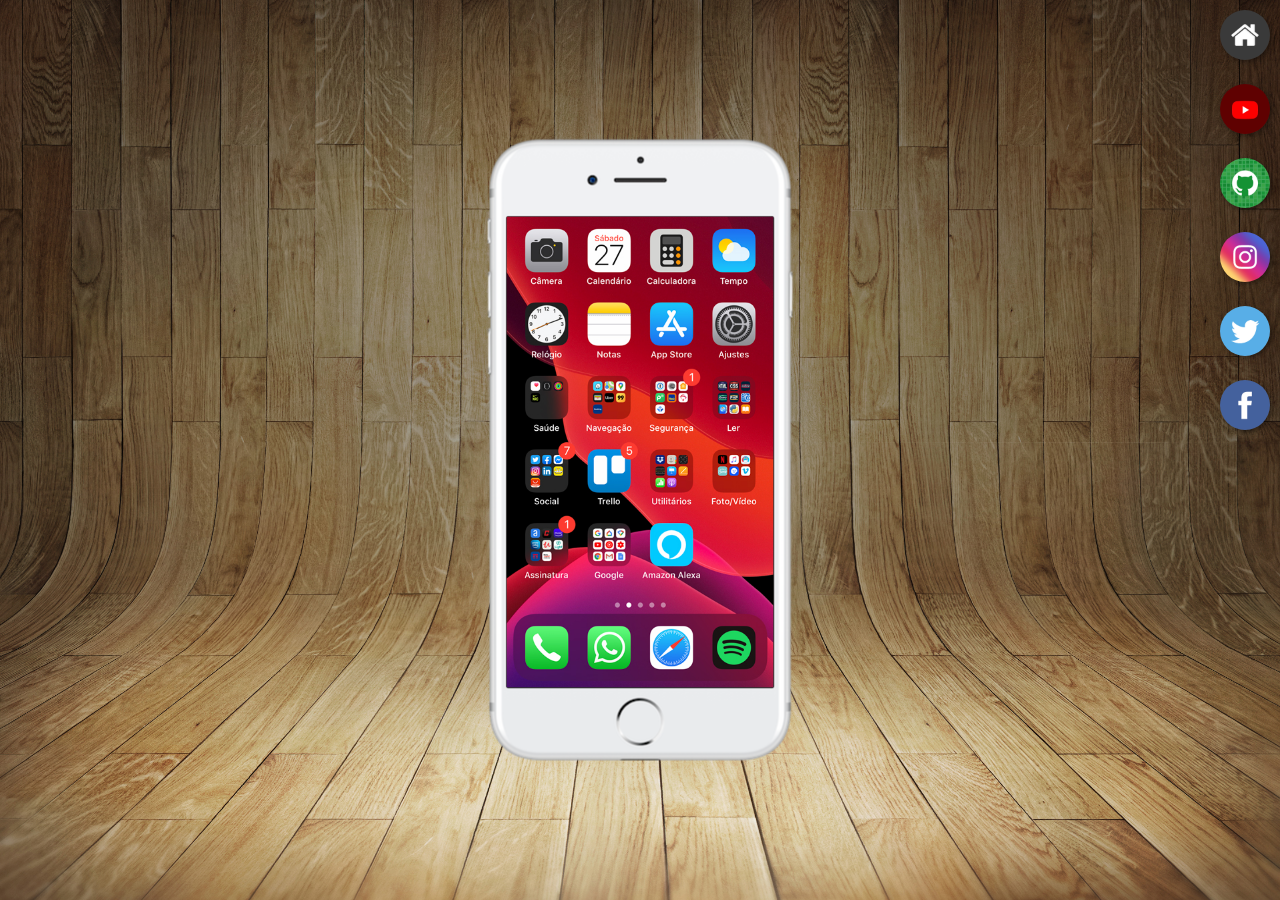
<file: index.html>
<!DOCTYPE html>
<html lang="pt-br">
<head>
    <meta charset="UTF-8">
    <meta name="viewport" content="width=device-width, initial-scale=1.0">
    <title>projeto redes sociais</title>
     <link rel="shortcut icon" href="favicon.ico" type="image/x-icon">
     <link rel="stylesheet" href="estilos/style.css">
</head>
<body>
    <main>
        <section id="telefone">
            <iframe src="home.html" name="tela" id="tela" frameborder="0">
                Seu navegador não é compatível.
            </iframe>

        </section>
        <section id="redes-sociais">
            <a href="home.html" target="tela"><img src="imagens/logo-home.jpg" alt="Home"></a><br>
            <a href="youtube.html" target="tela"><img src="imagens/logo-youtube.jpg" alt="yt"></a><br>
            <a href="github.html" target="tela"><img src="imagens/logo-github.jpg" alt="git"></a><br>
            <a href="https://www.instagram.com/" target="tela"><img src="imagens/logo-instagram.jpg" alt="insta"></a><br>
            <a href="twitter.html" target="tela"><img src="imagens/logo-twitter.jpg" alt="twt"></a><br>
            <a href="facebook.html" target="tela"><img src="imagens/logo-facebook.jpg" alt="fcb"></a>
        </section>
    </main>
    
</body>
</html>
</file>
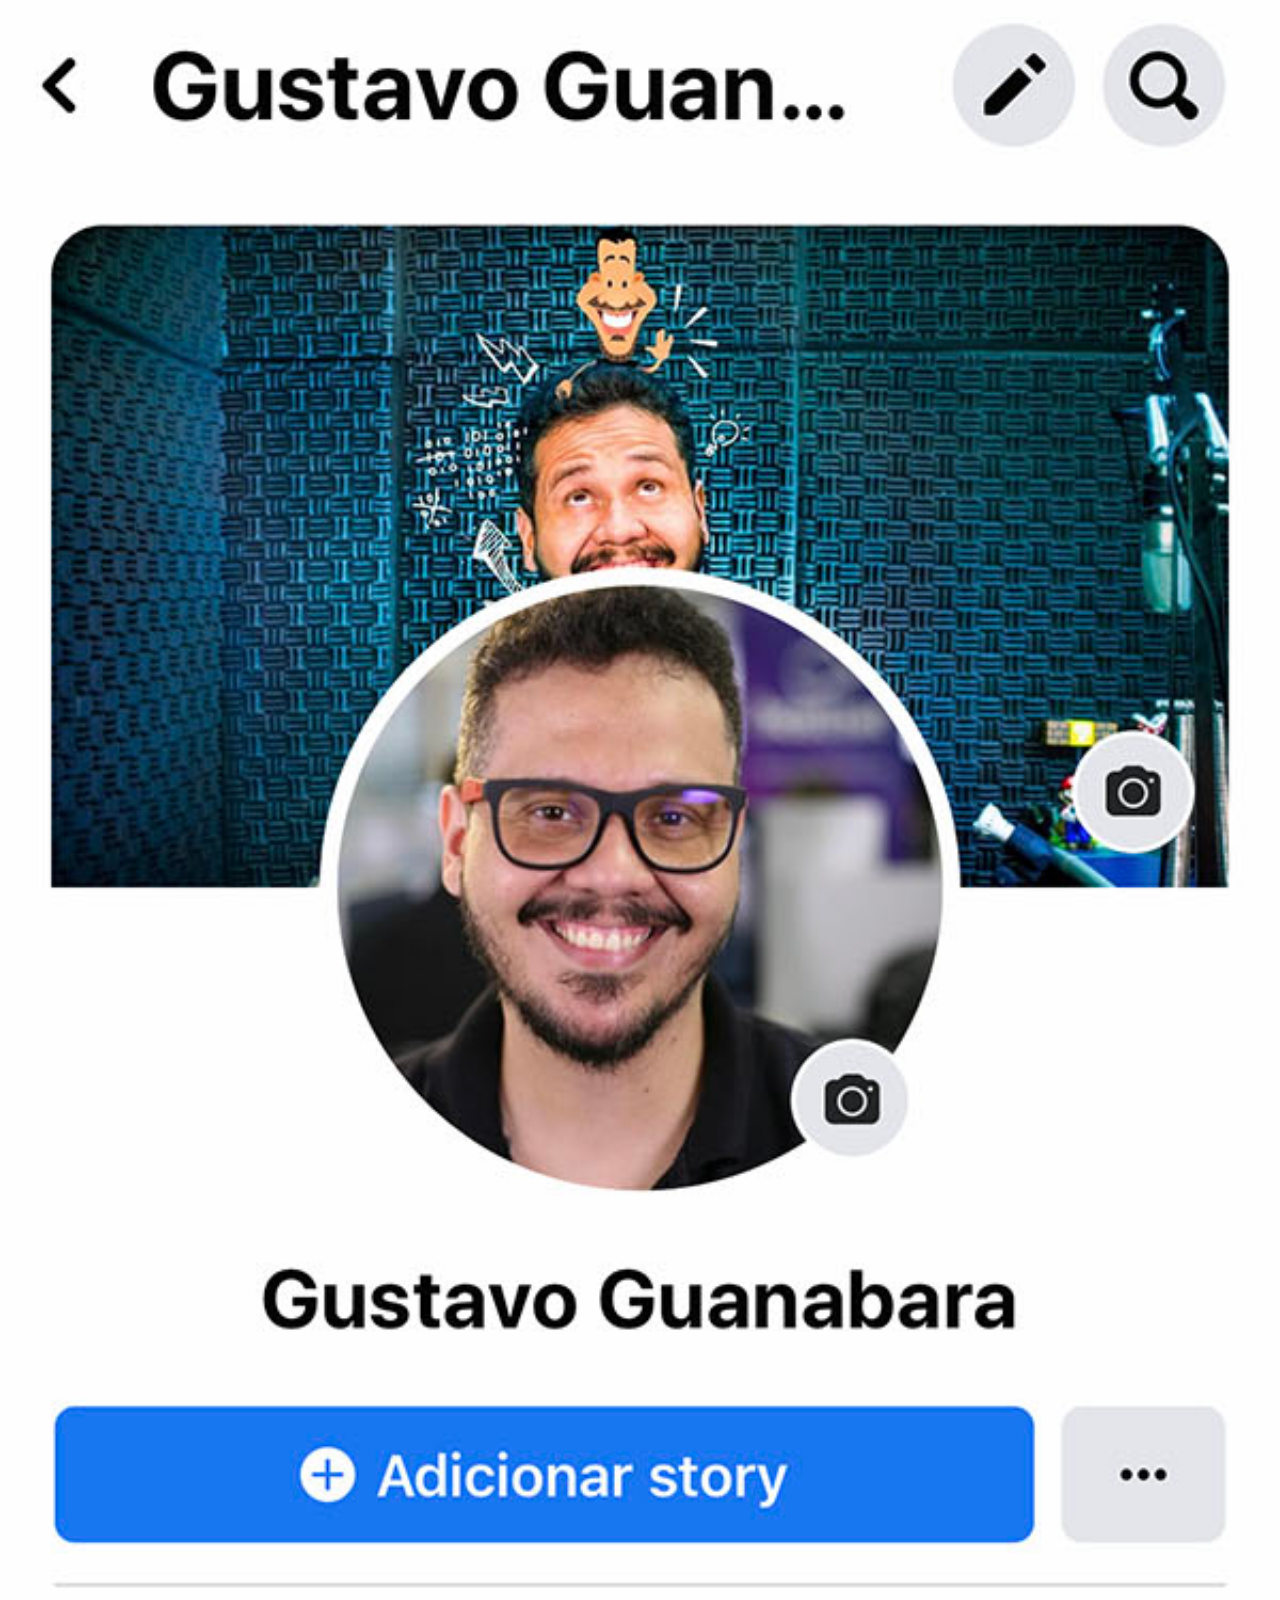
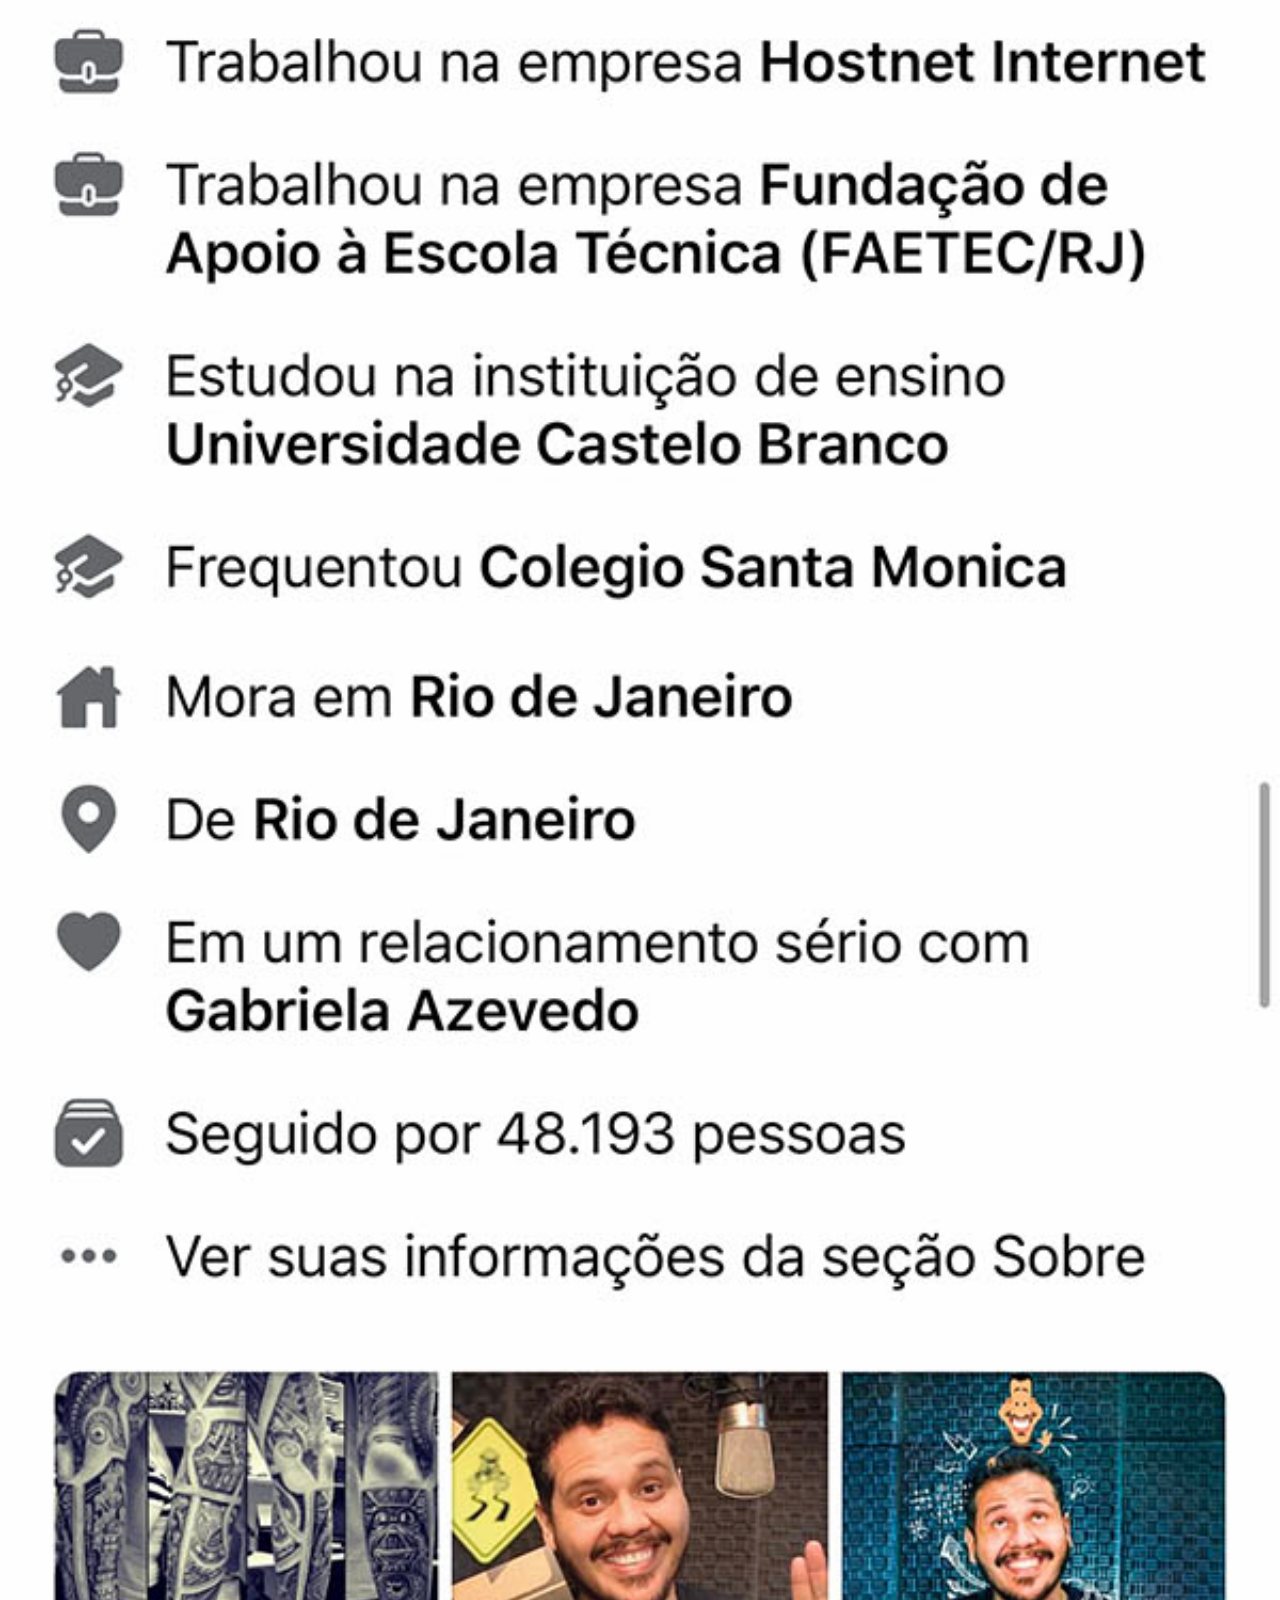
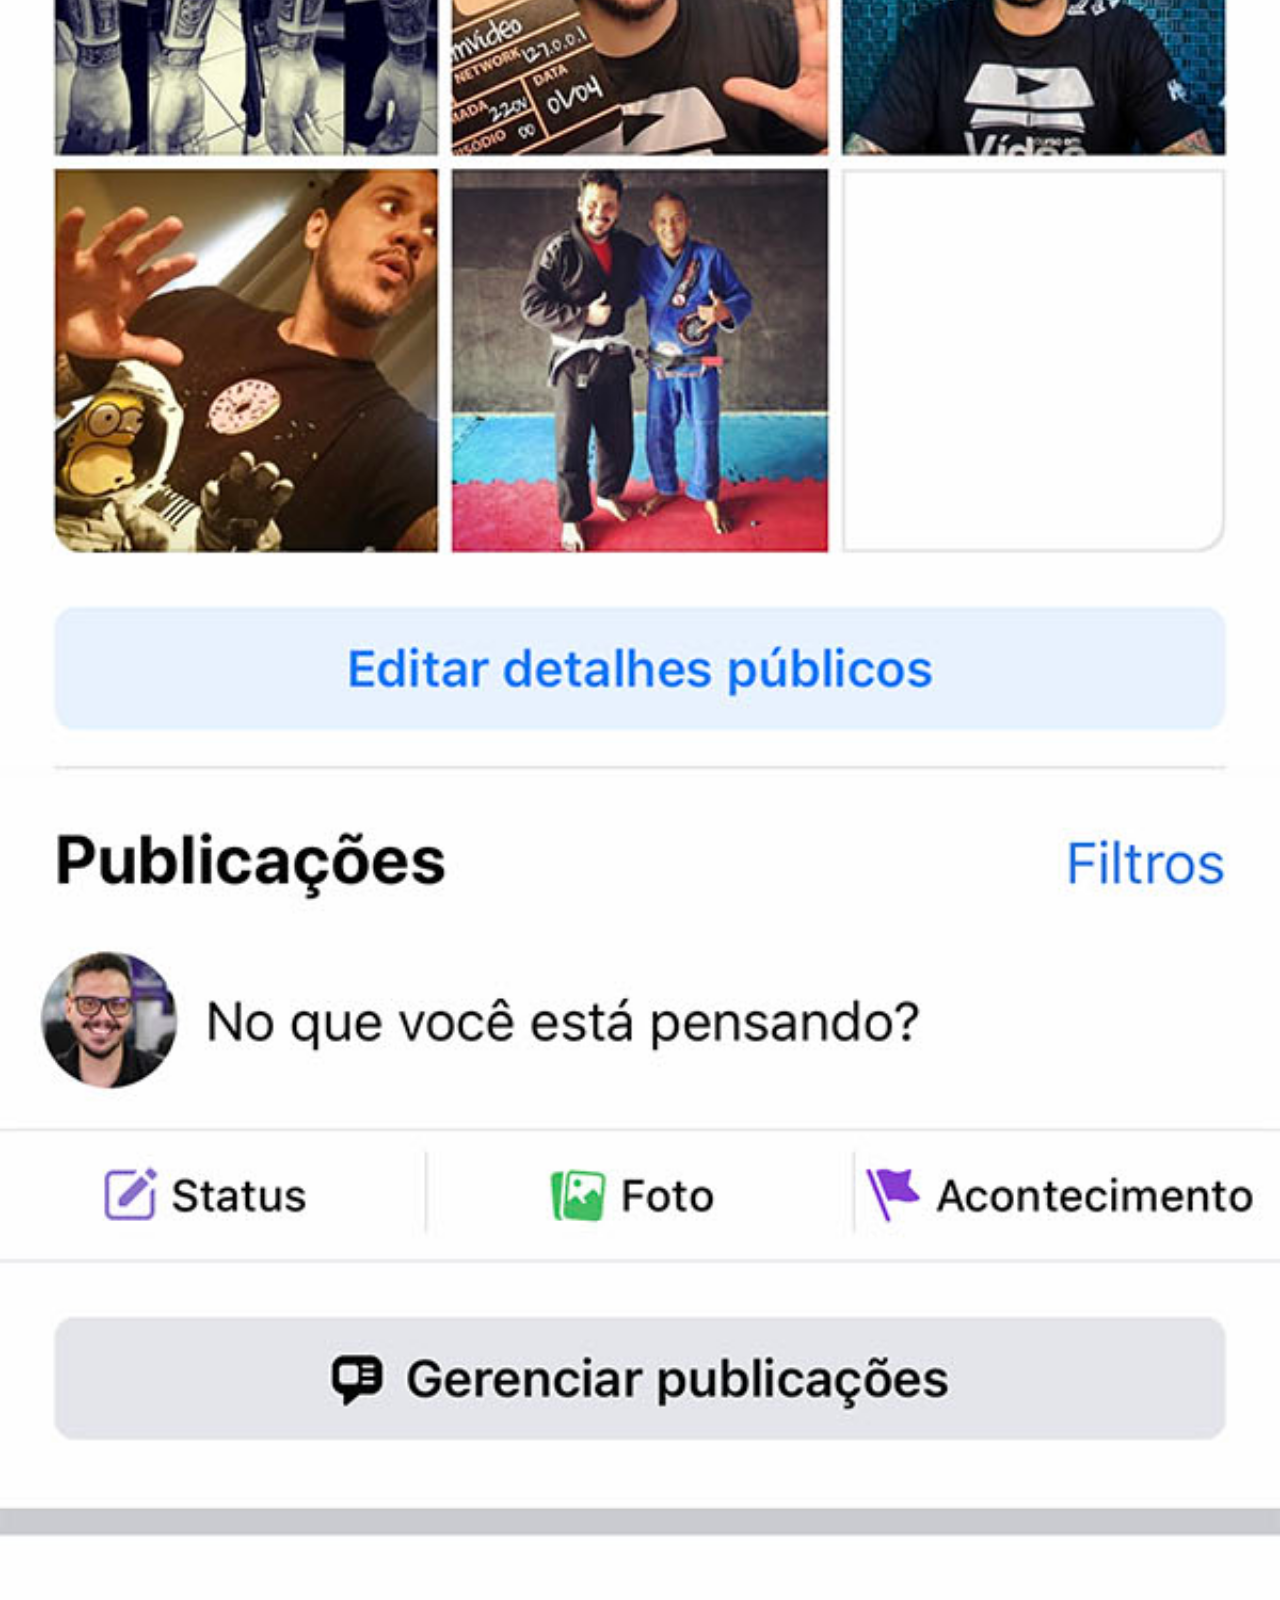
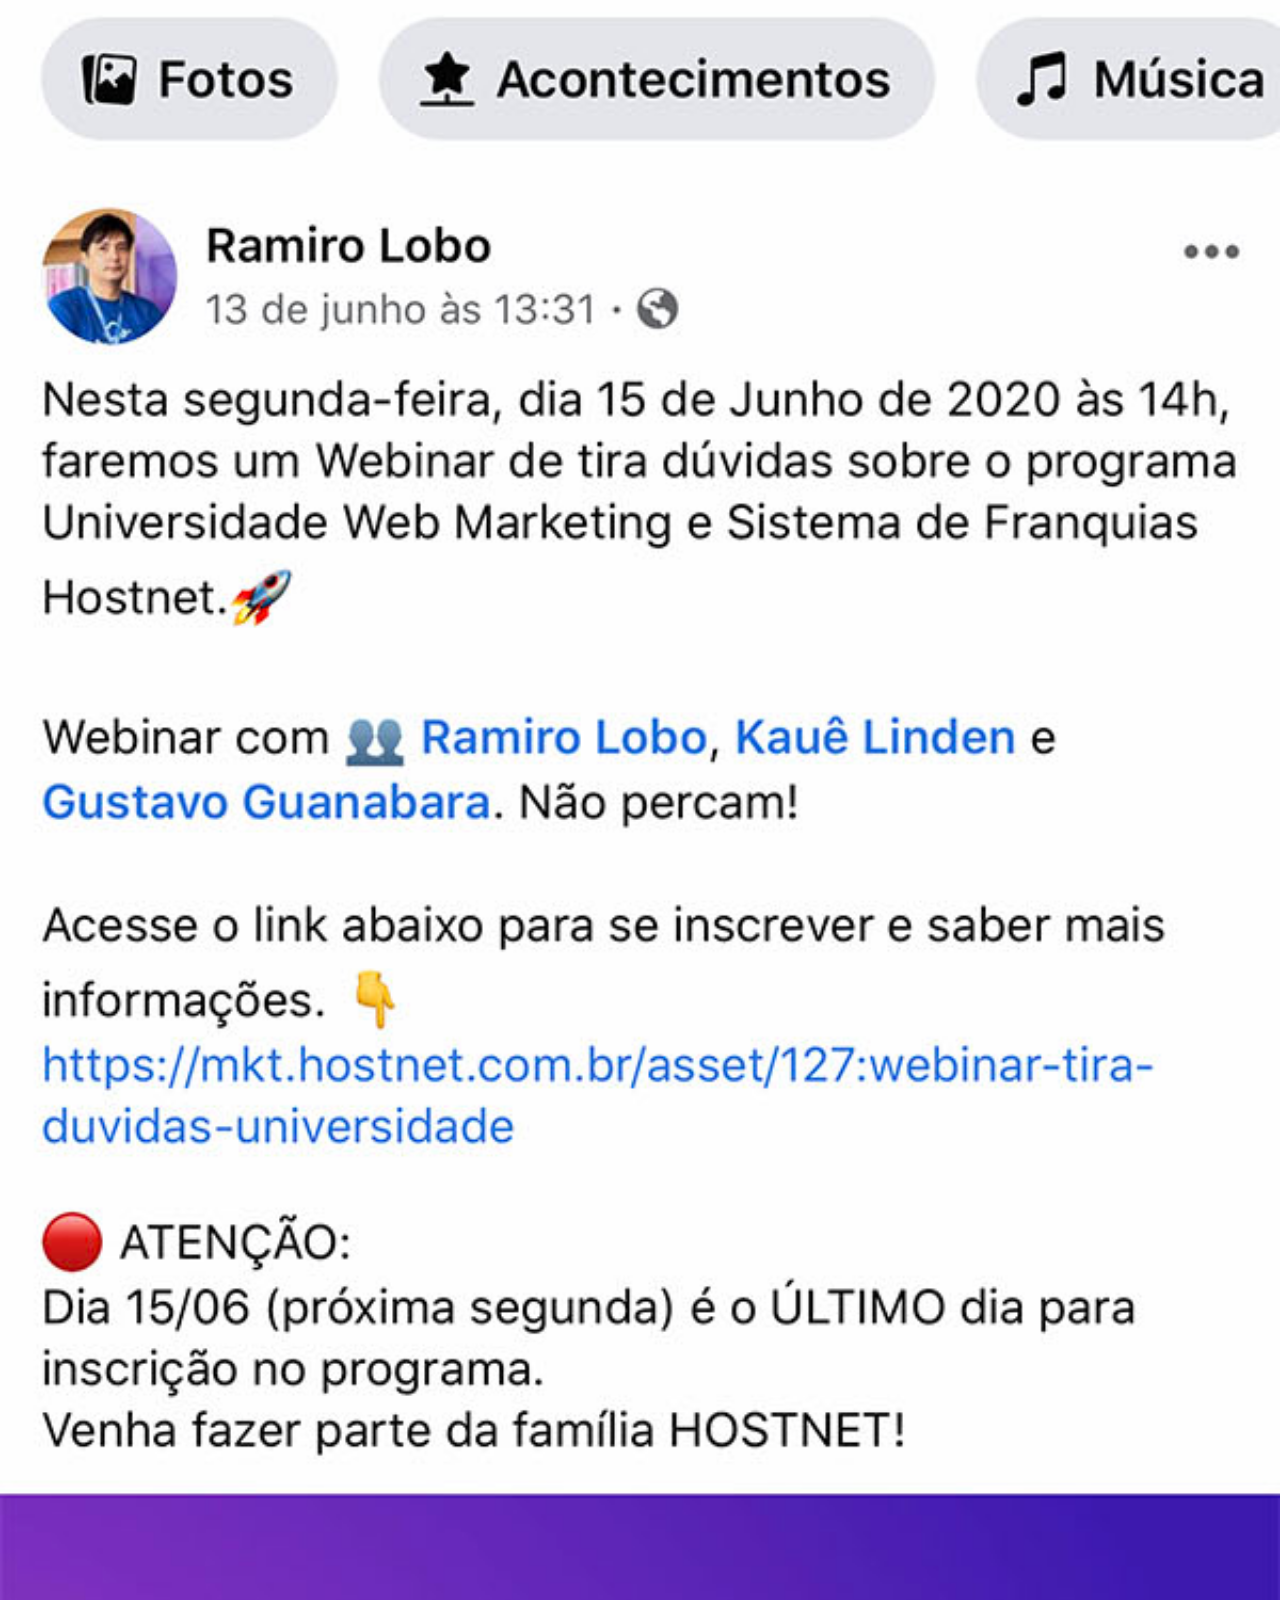
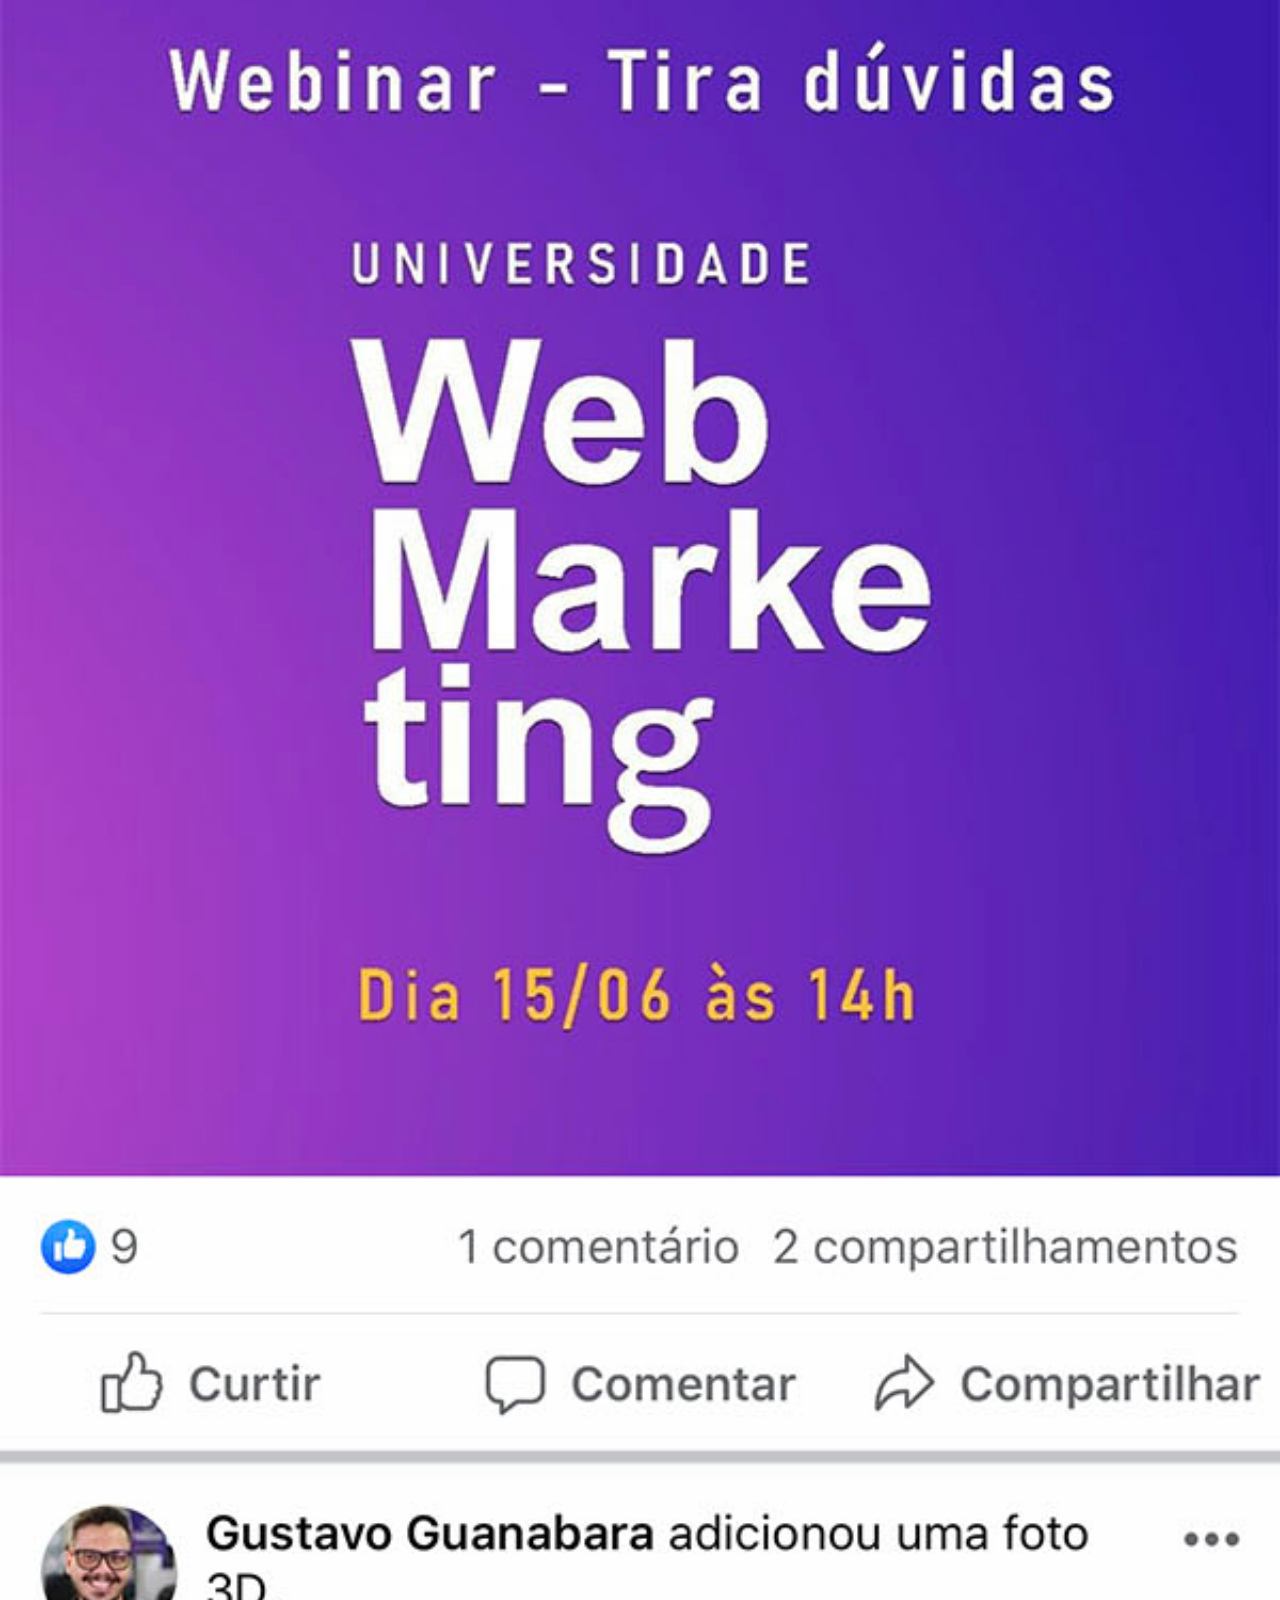
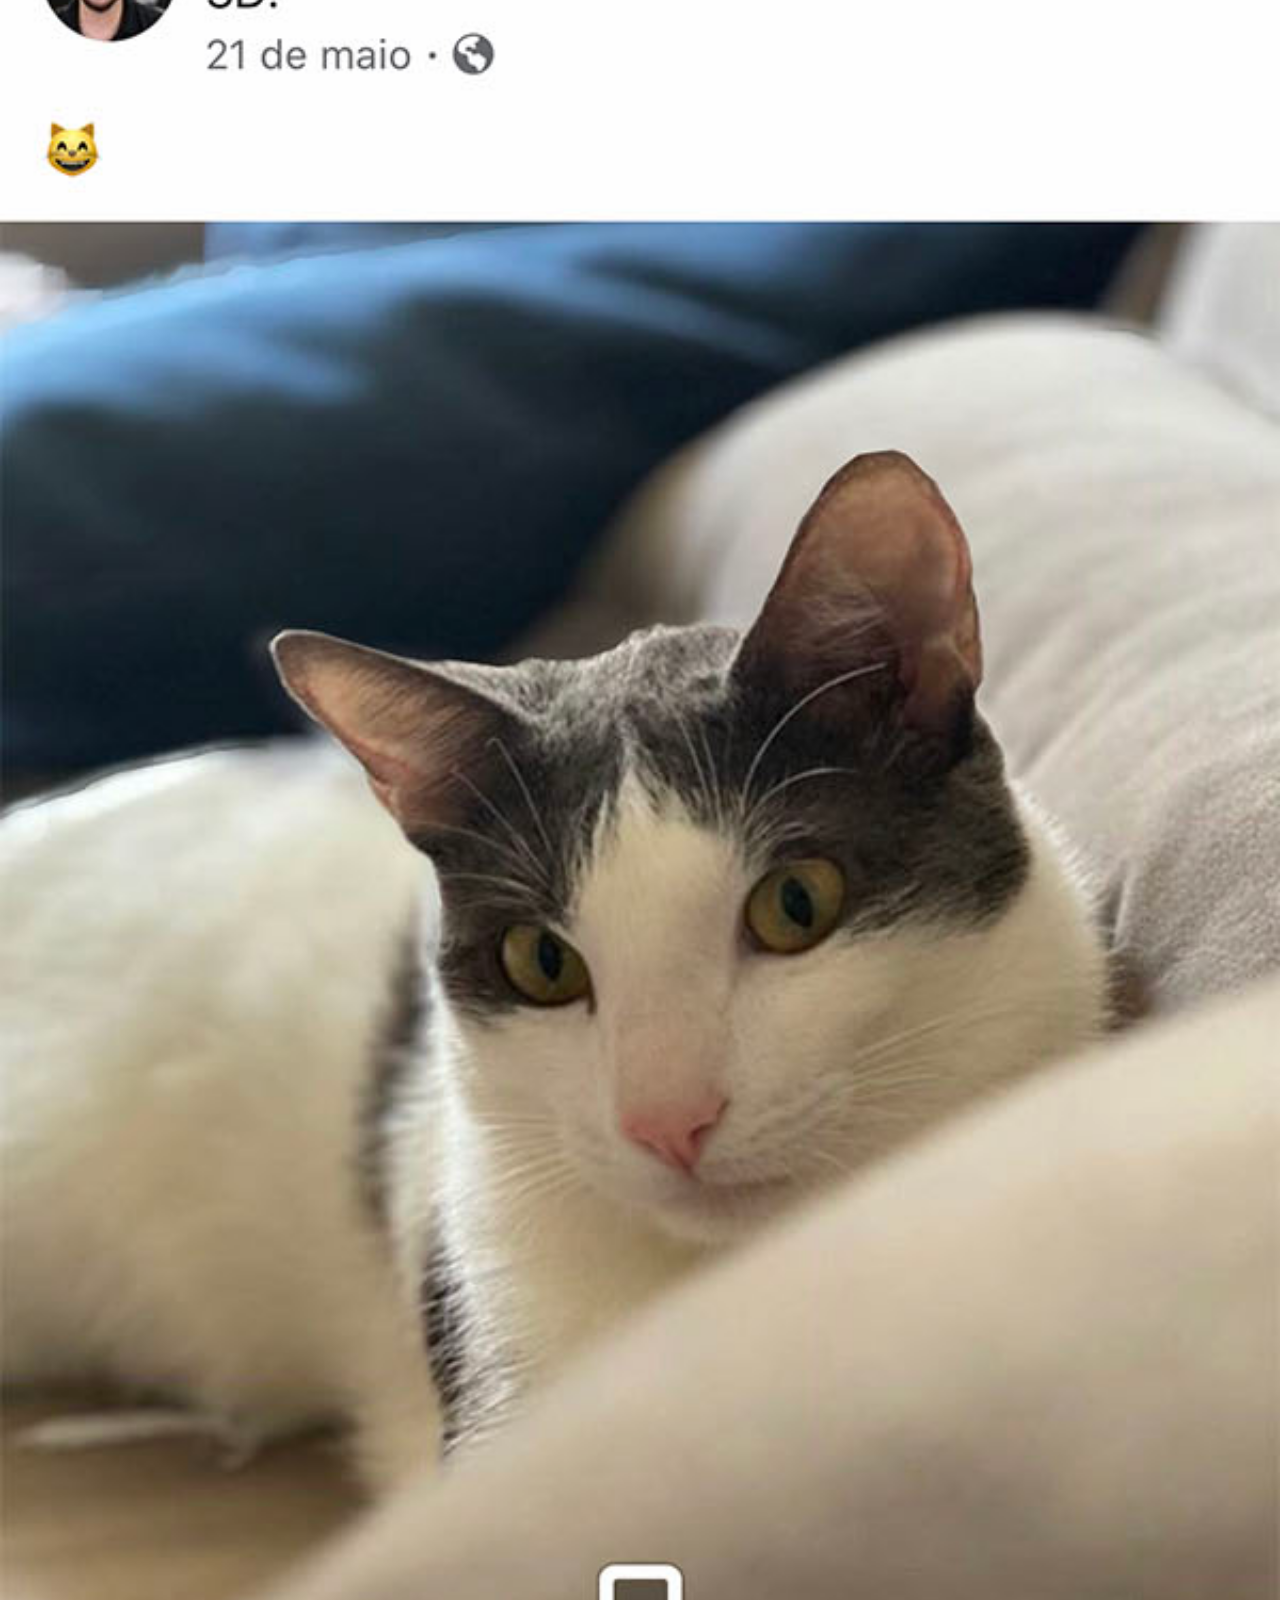
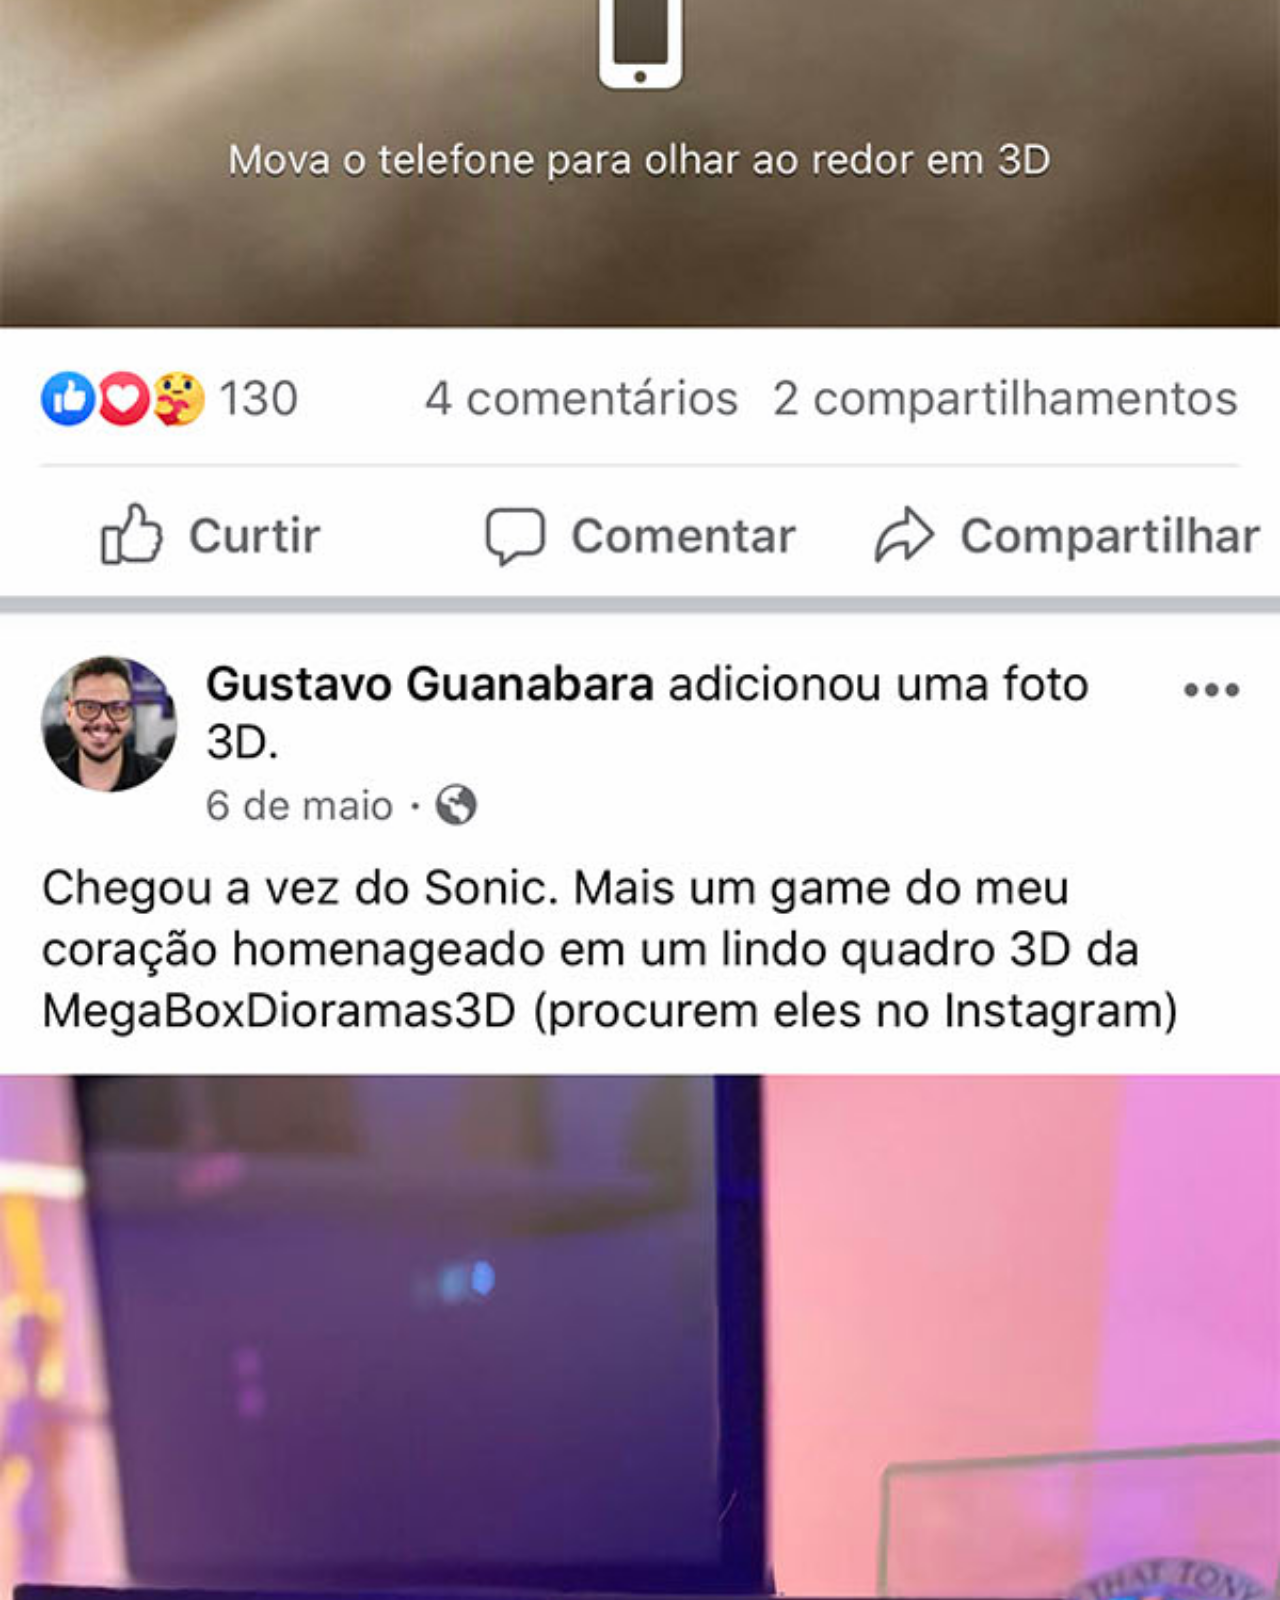
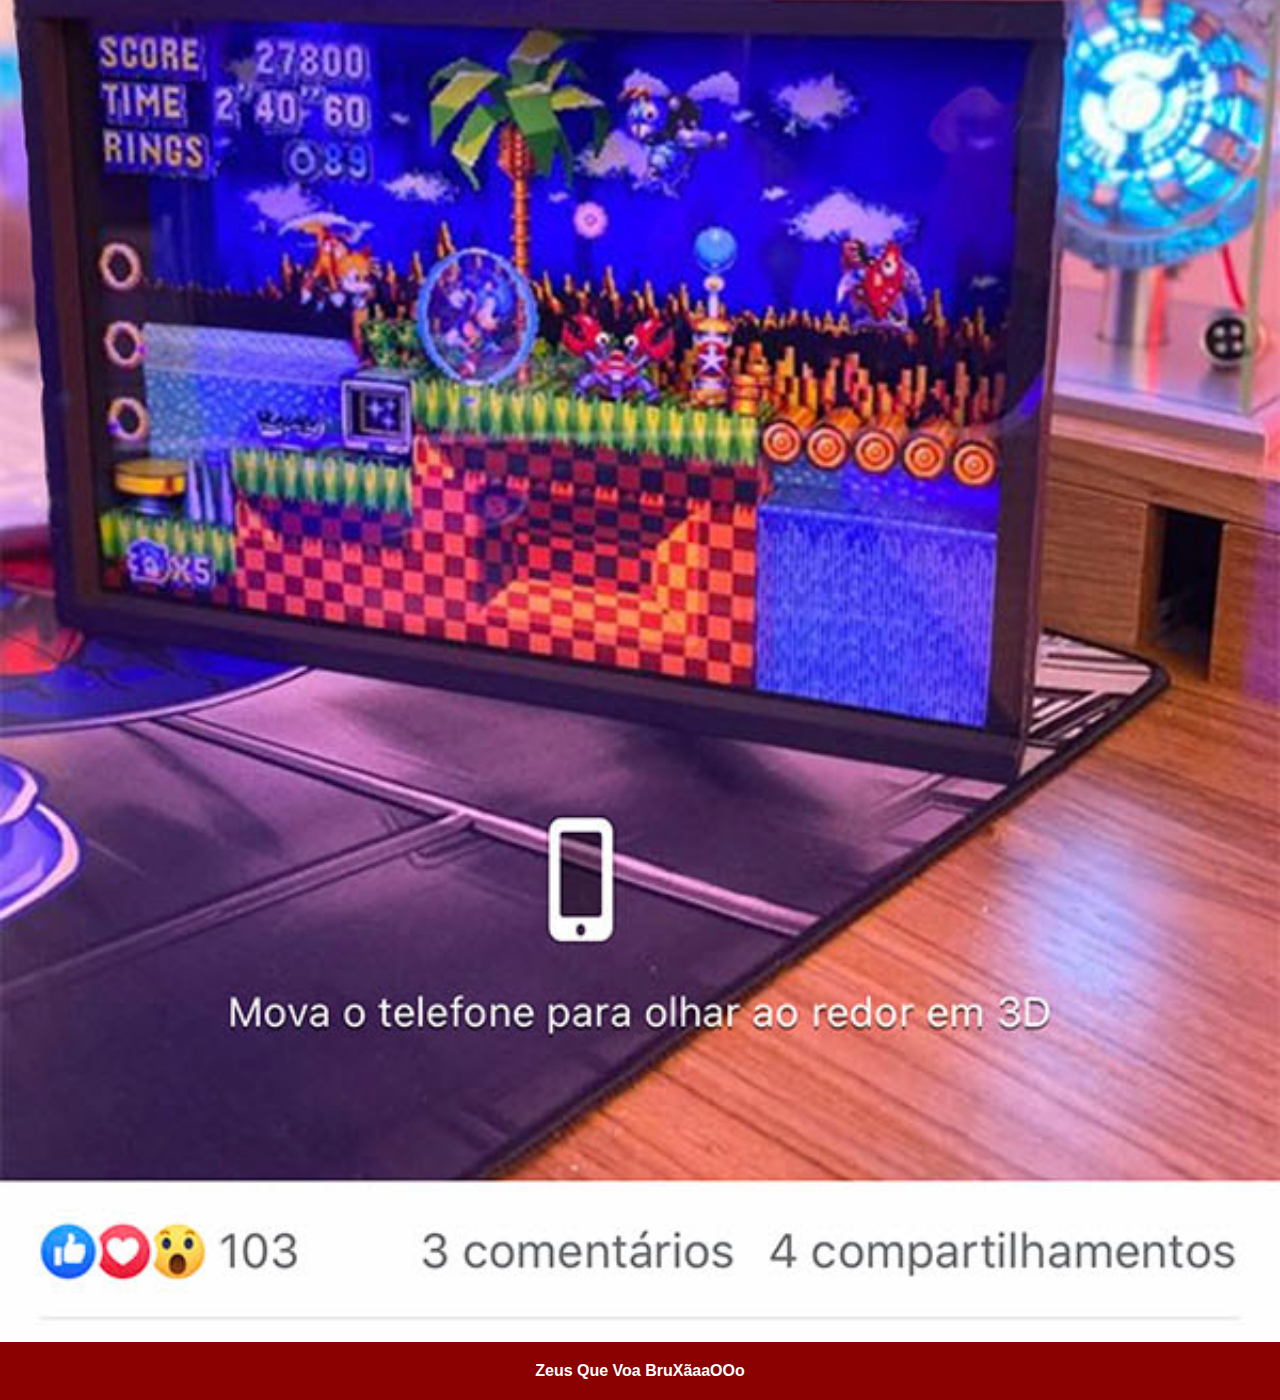
<file: facebook.html>
<!DOCTYPE html>
<html lang="pt-br">
<head>
    <meta charset="UTF-8">
    <meta name="viewport" content="width=device-width, initial-scale=1.0">
    <title>Facebook</title>
    <link rel="stylesheet" href="estilos/social.css">
</head>
<body>
    <img src="imagens/tela-facebook.jpg" alt="FcBK">
    <a href="https://static.wikia.nocookie.net/disney/images/4/43/Zeus_Hercules_97.jpg/revision/latest?cb=20171029173840&path-prefix=pt-br" target="_blank">Zeus Que Voa BruXãaaOOo</a>
    
</body>
</html>
</file>
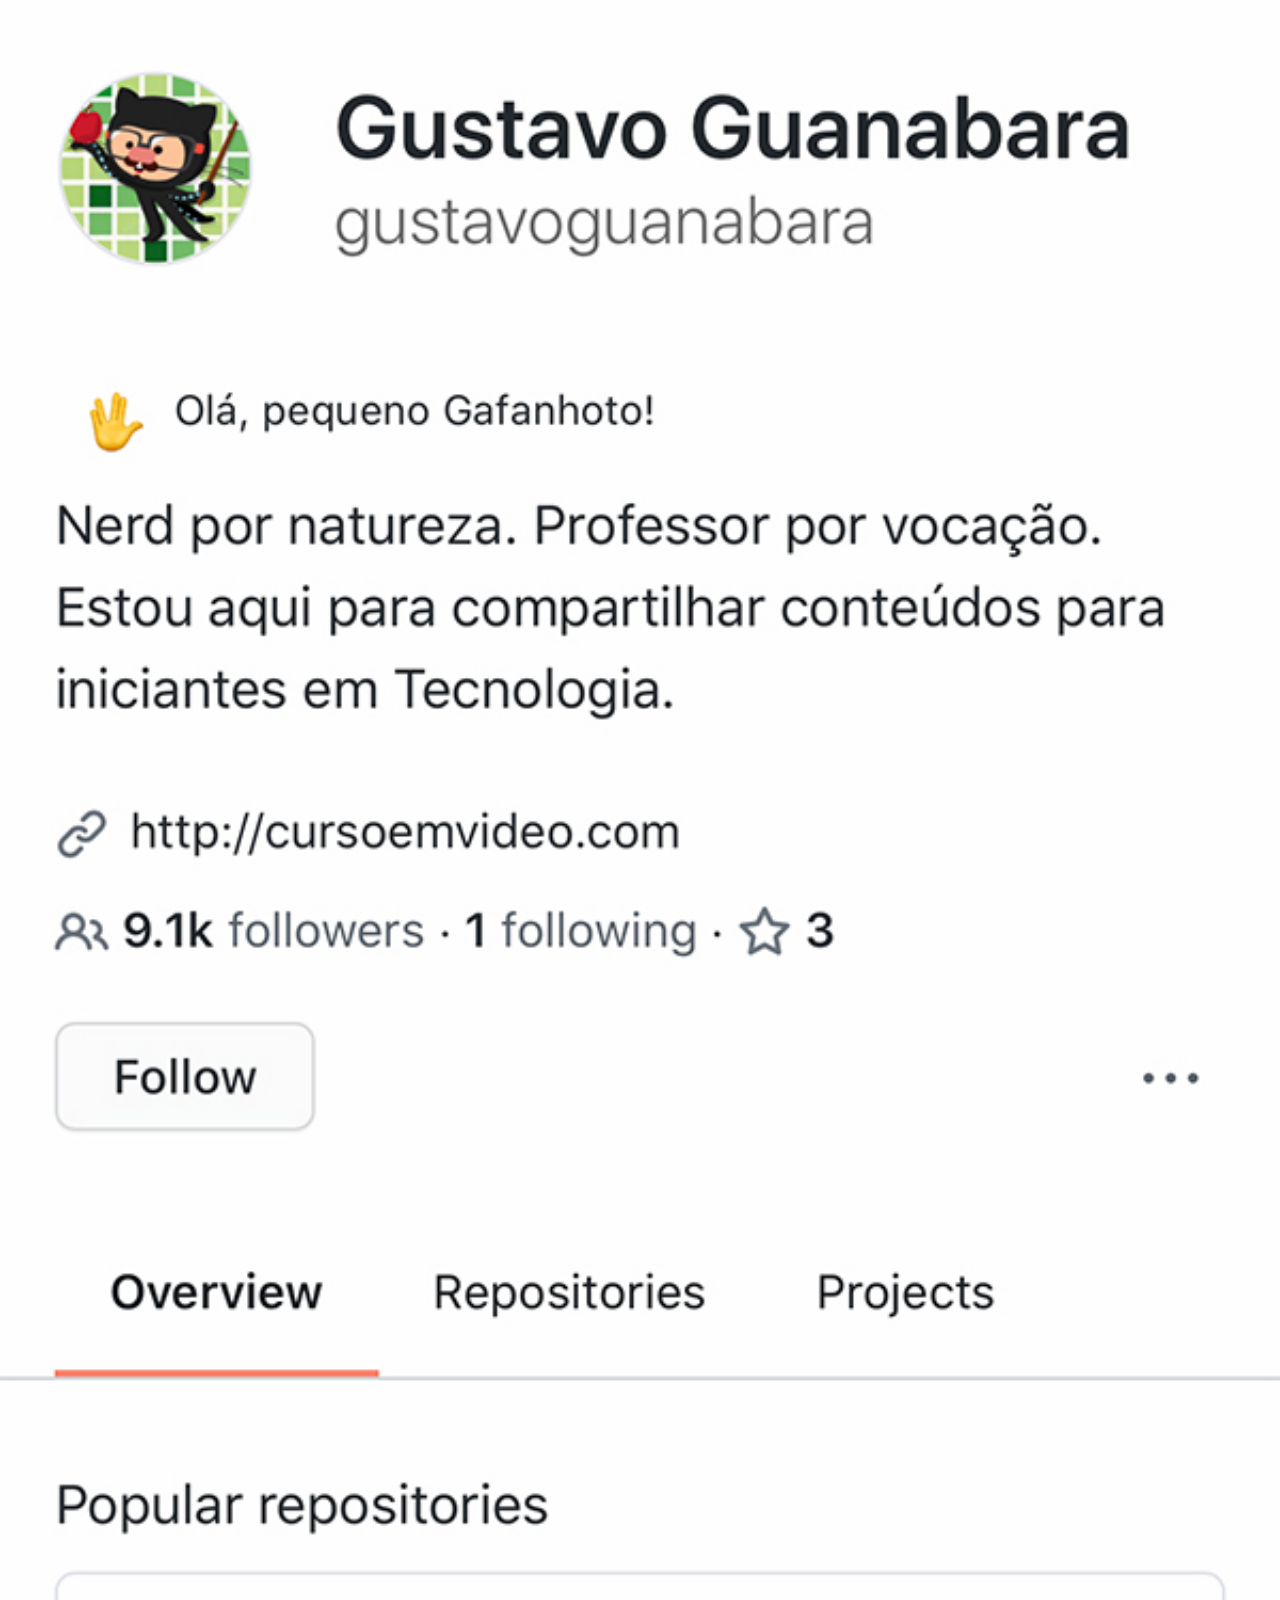
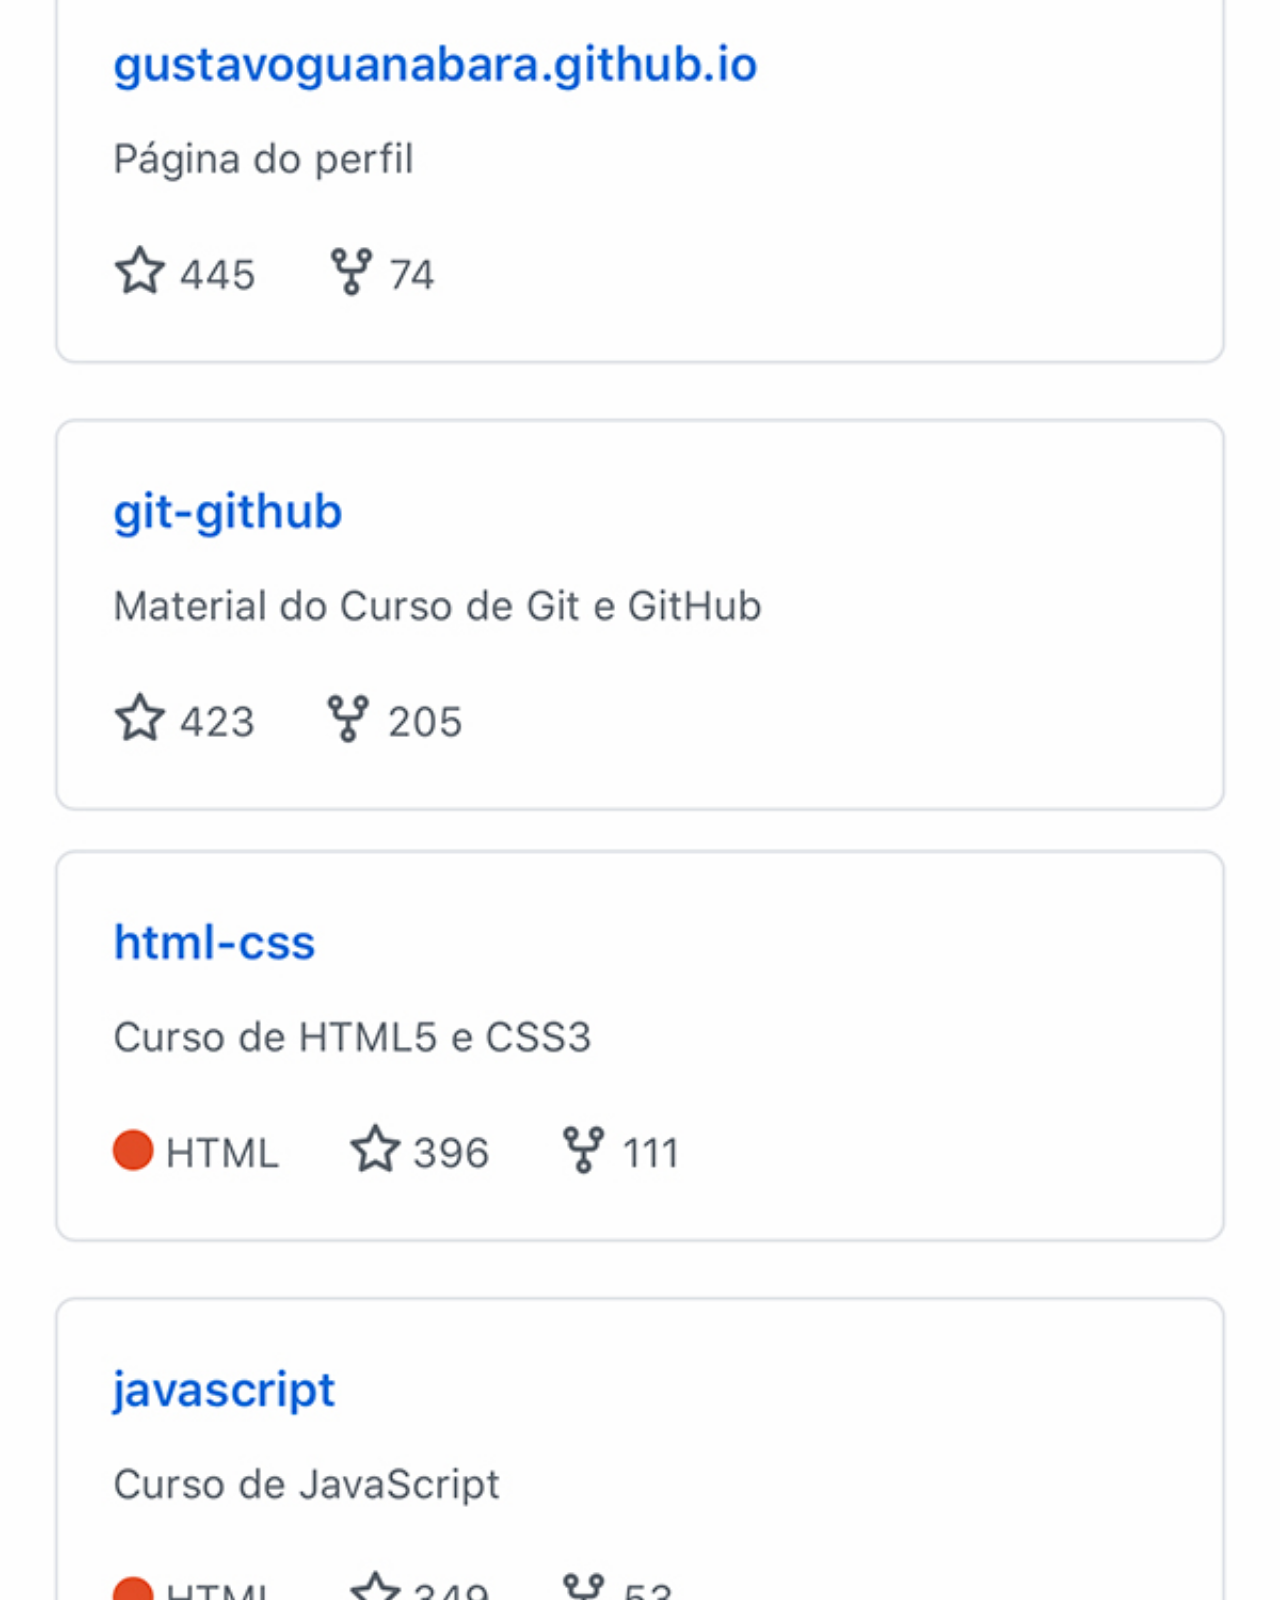
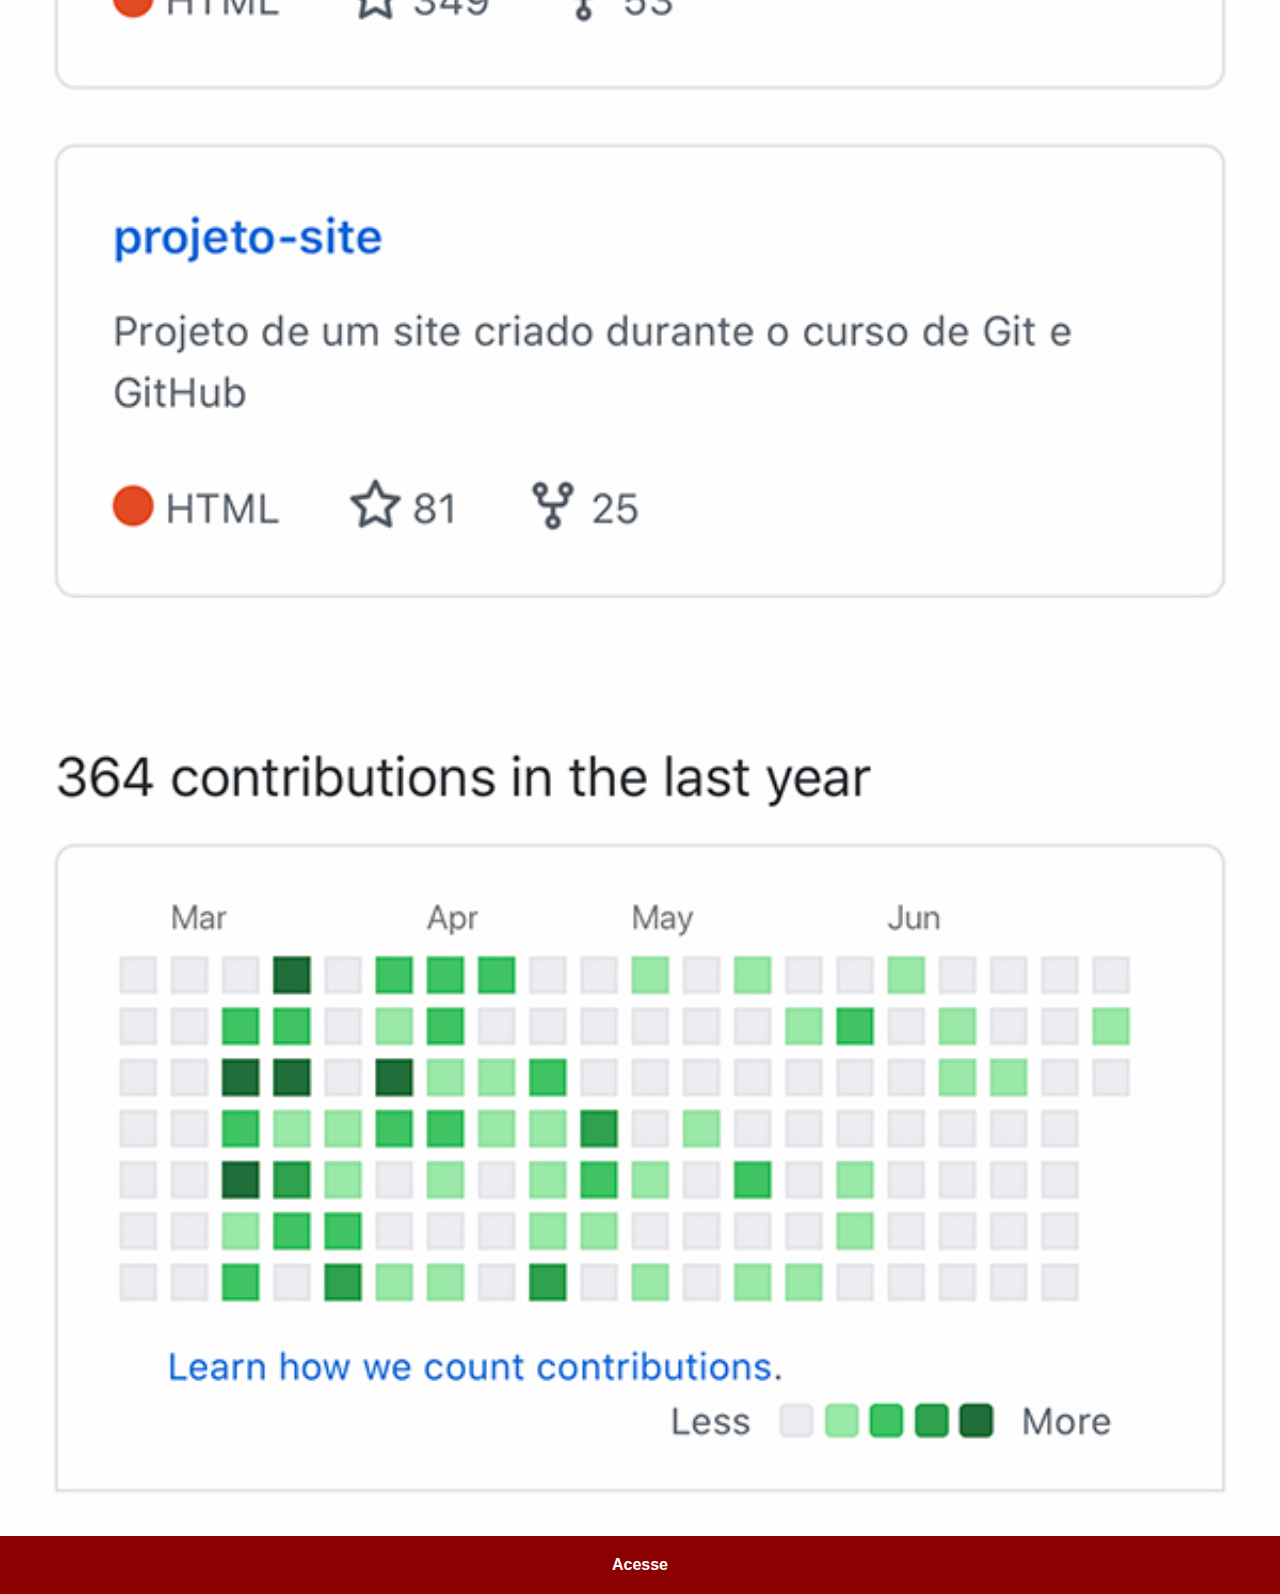
<file: github.html>
<!DOCTYPE html>
<html lang="pt-br">
<head>
    <meta charset="UTF-8">
    <meta name="viewport" content="width=device-width, initial-scale=1.0">
    <title>Github</title>
    <link rel="stylesheet" href="estilos/social.css">
</head>
<body>
    <img src="imagens/tela-github.jpg" alt="git">
    <a href="https://github.com/ArnolLD-X" target="_blank">Acesse</a>
</body>
</html>
</file>
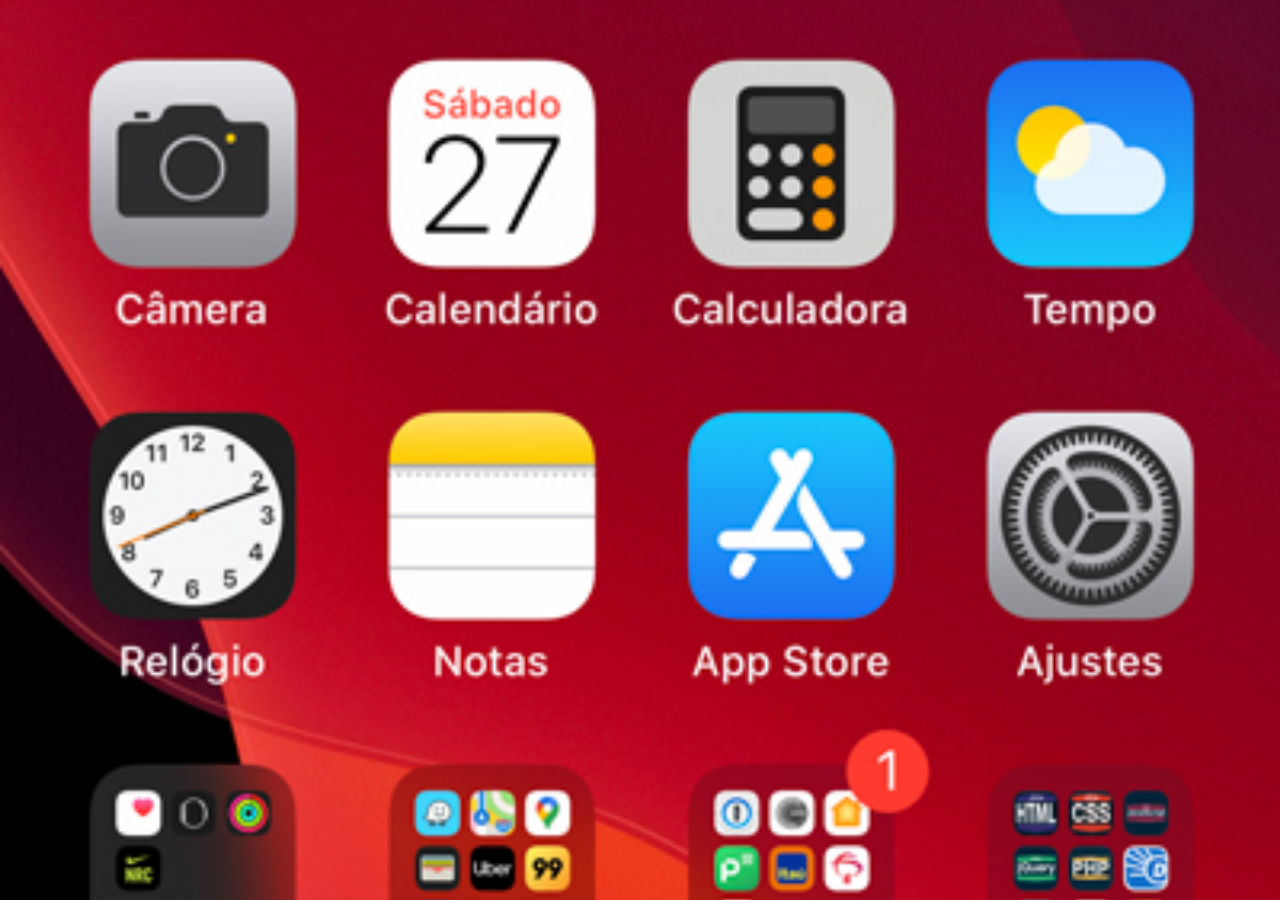
<file: home.html>
<!DOCTYPE html>
<html lang="pt-br">
<head>
    <meta charset="UTF-8">
    <meta name="viewport" content="width=device-width, initial-scale=1.0">
    <title>Home</title>
</head>
<style>
    * {
        margin: 0px;
        padding: 0px;
    }

    body {
        width: 100vw;
        height: 100vh;
        background: black url('imagens/tela-home.jpg') no-repeat top center;
        background-size: cover;
    }

</style>
<body>
    
</body>
</html>
</file>
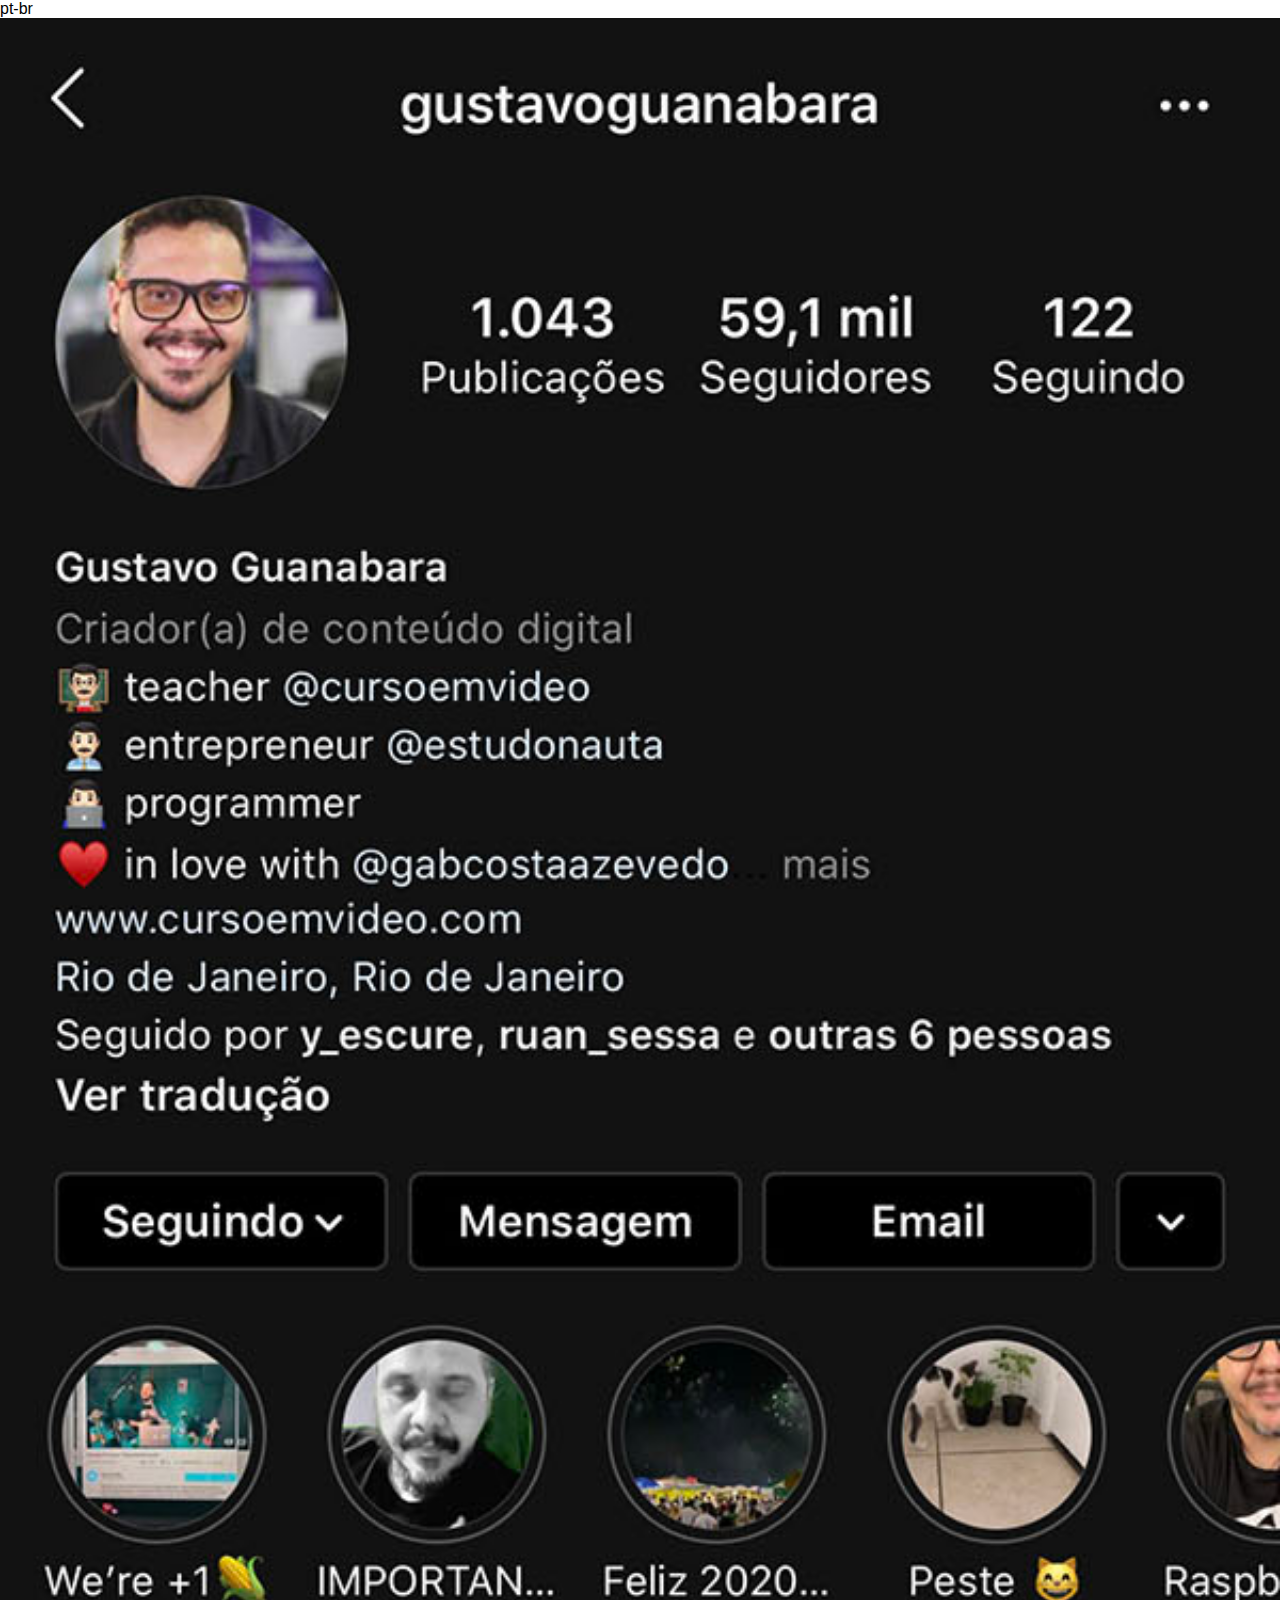
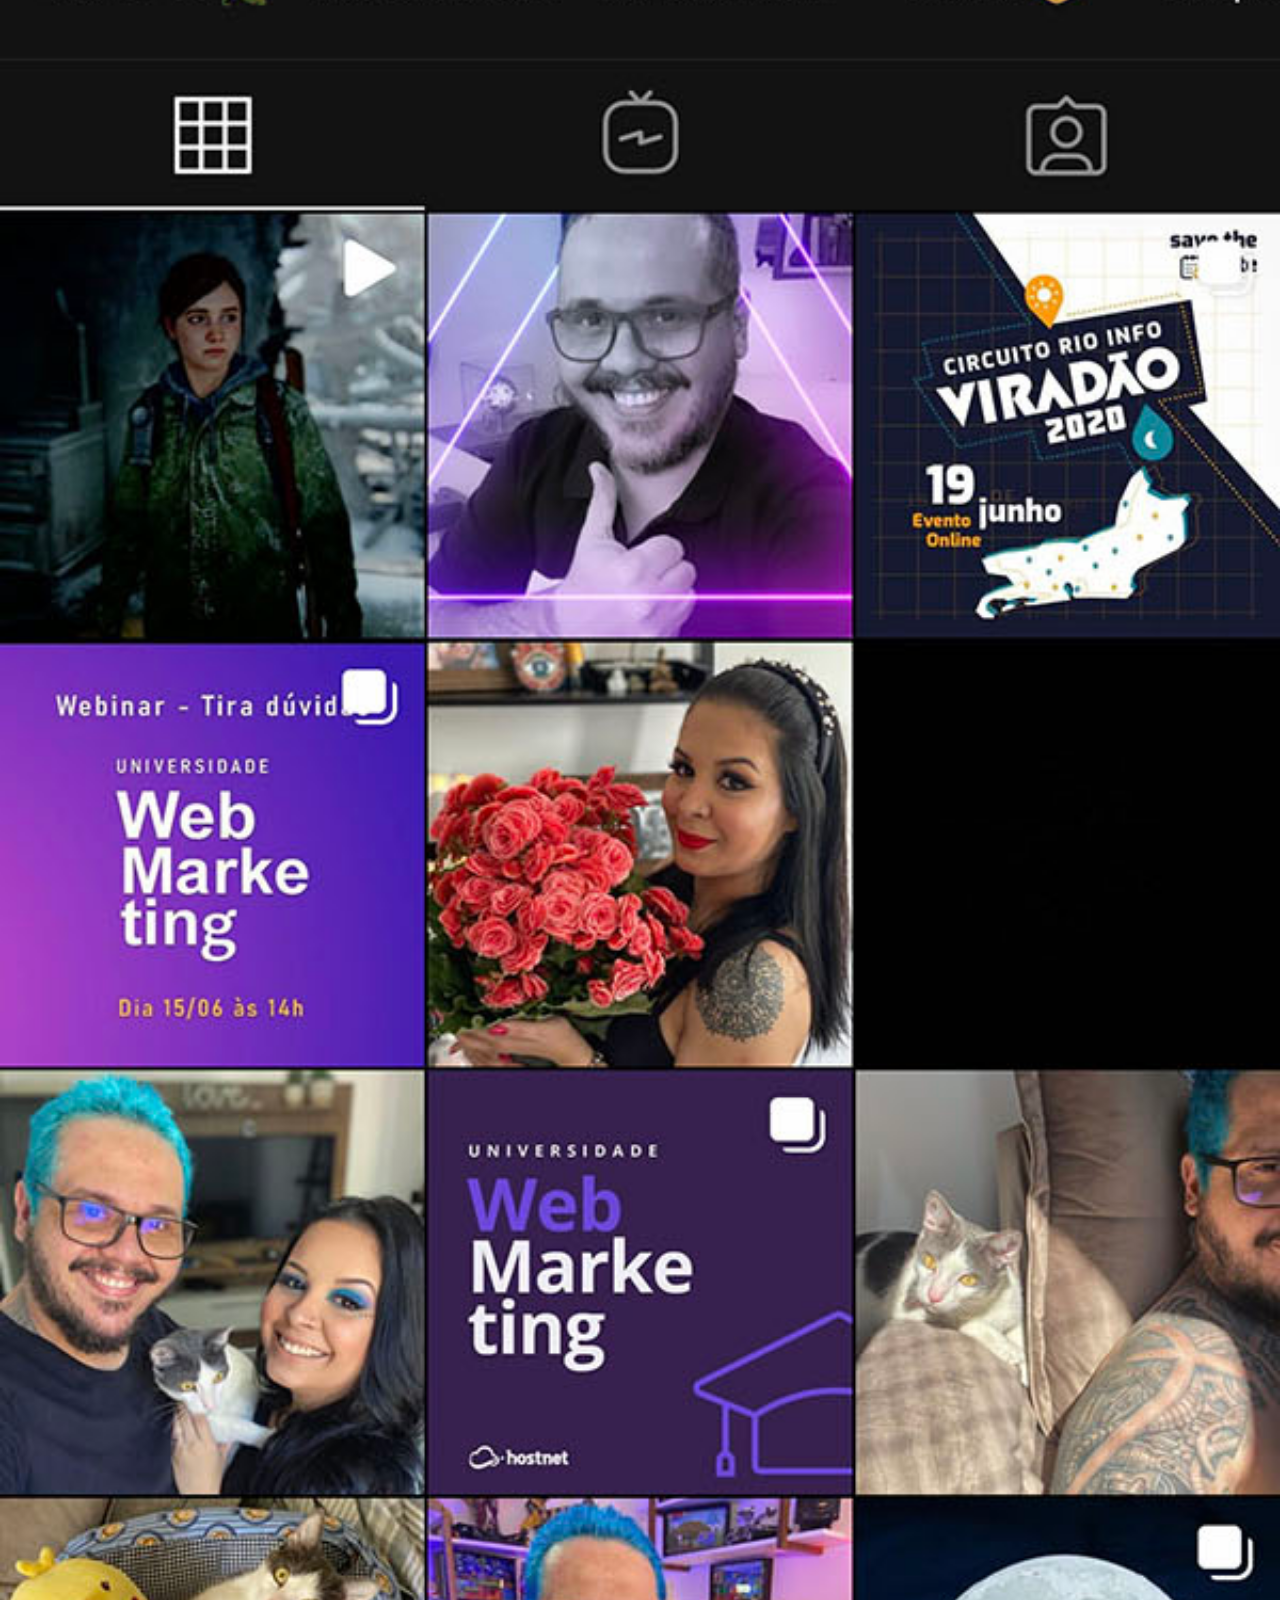
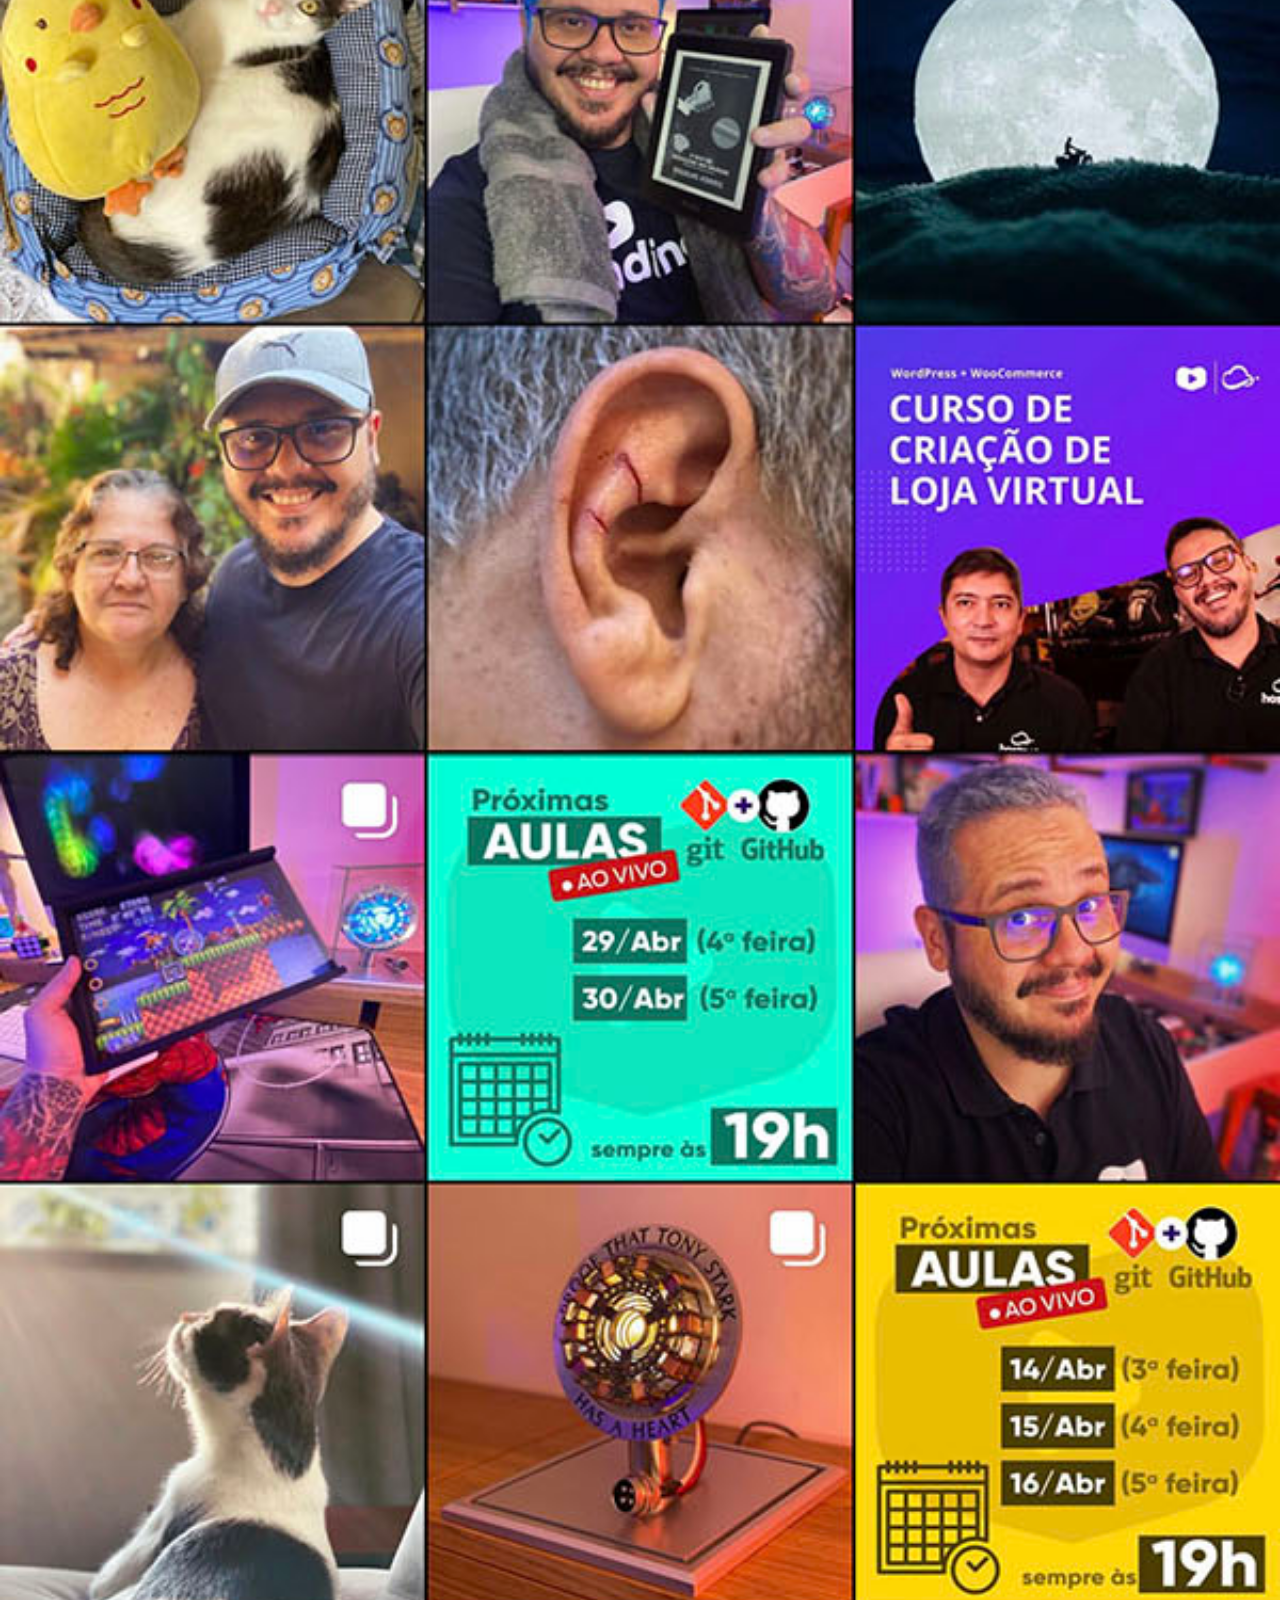
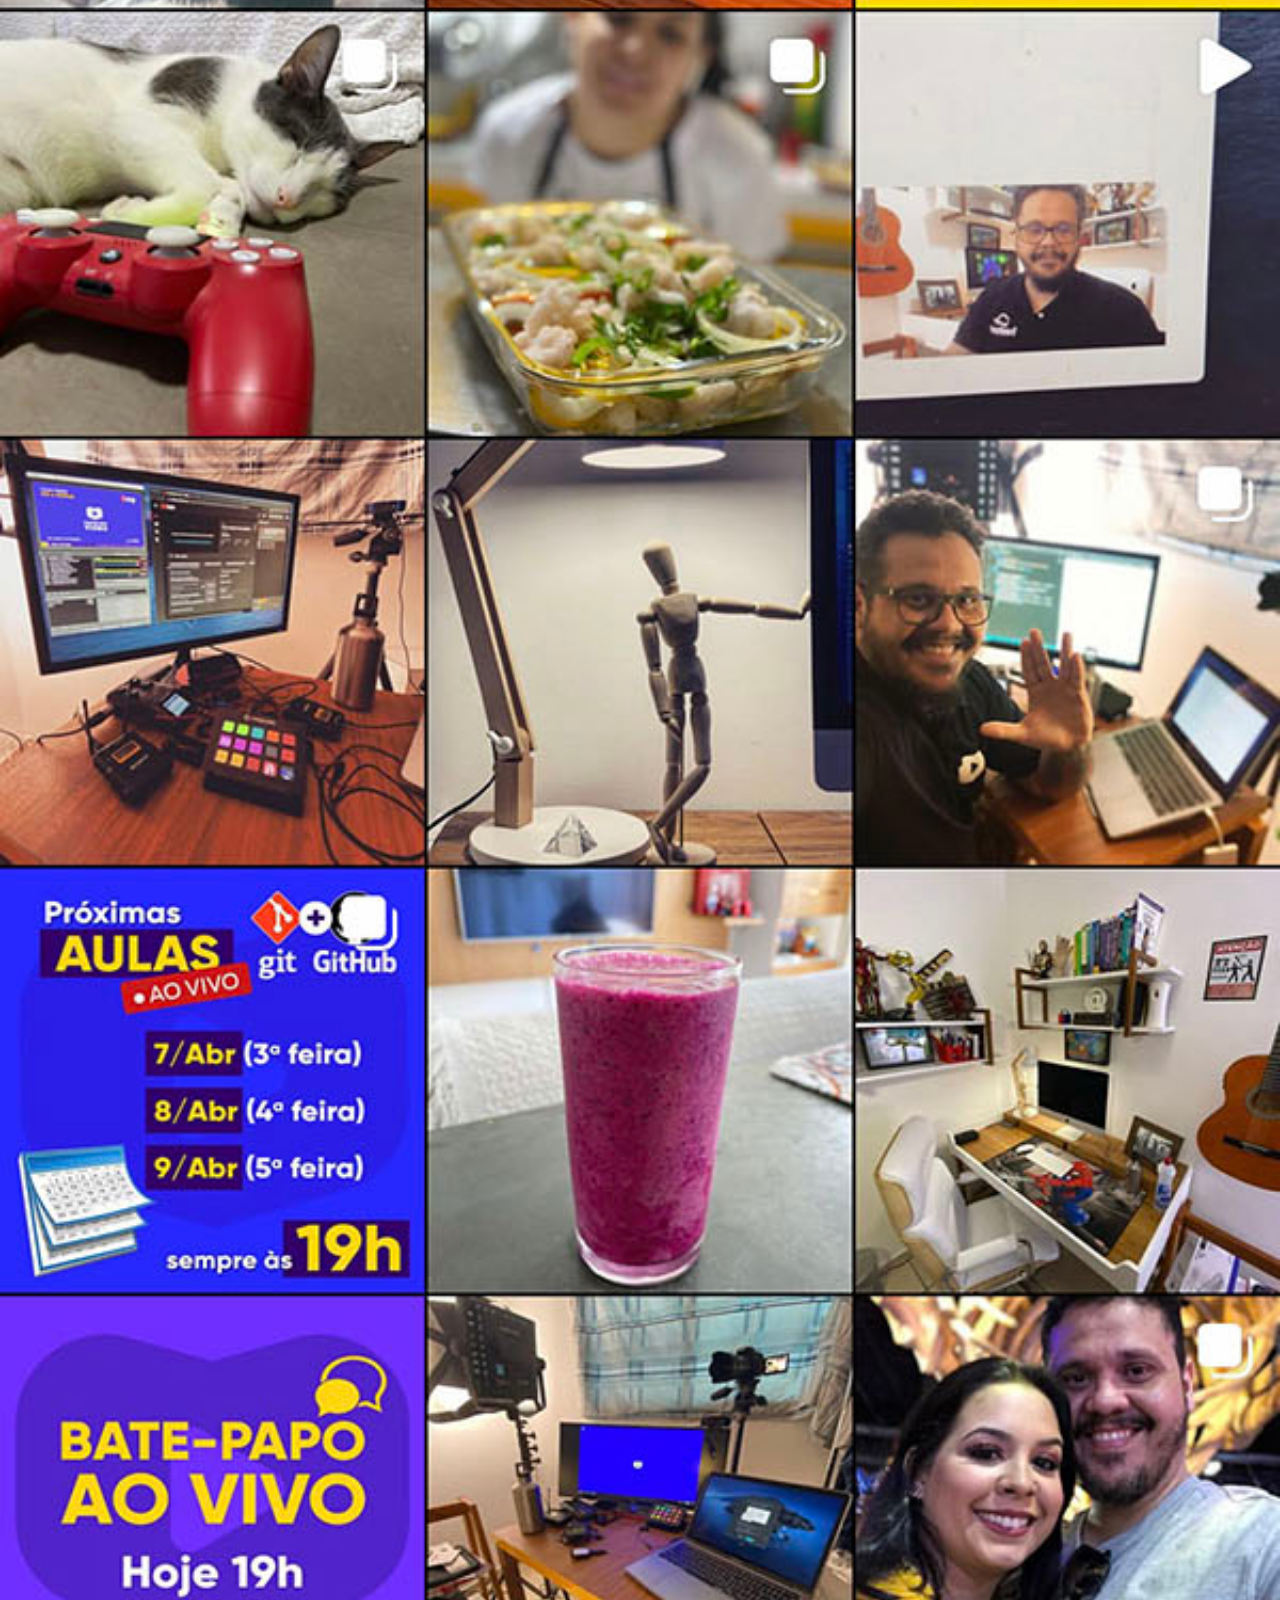
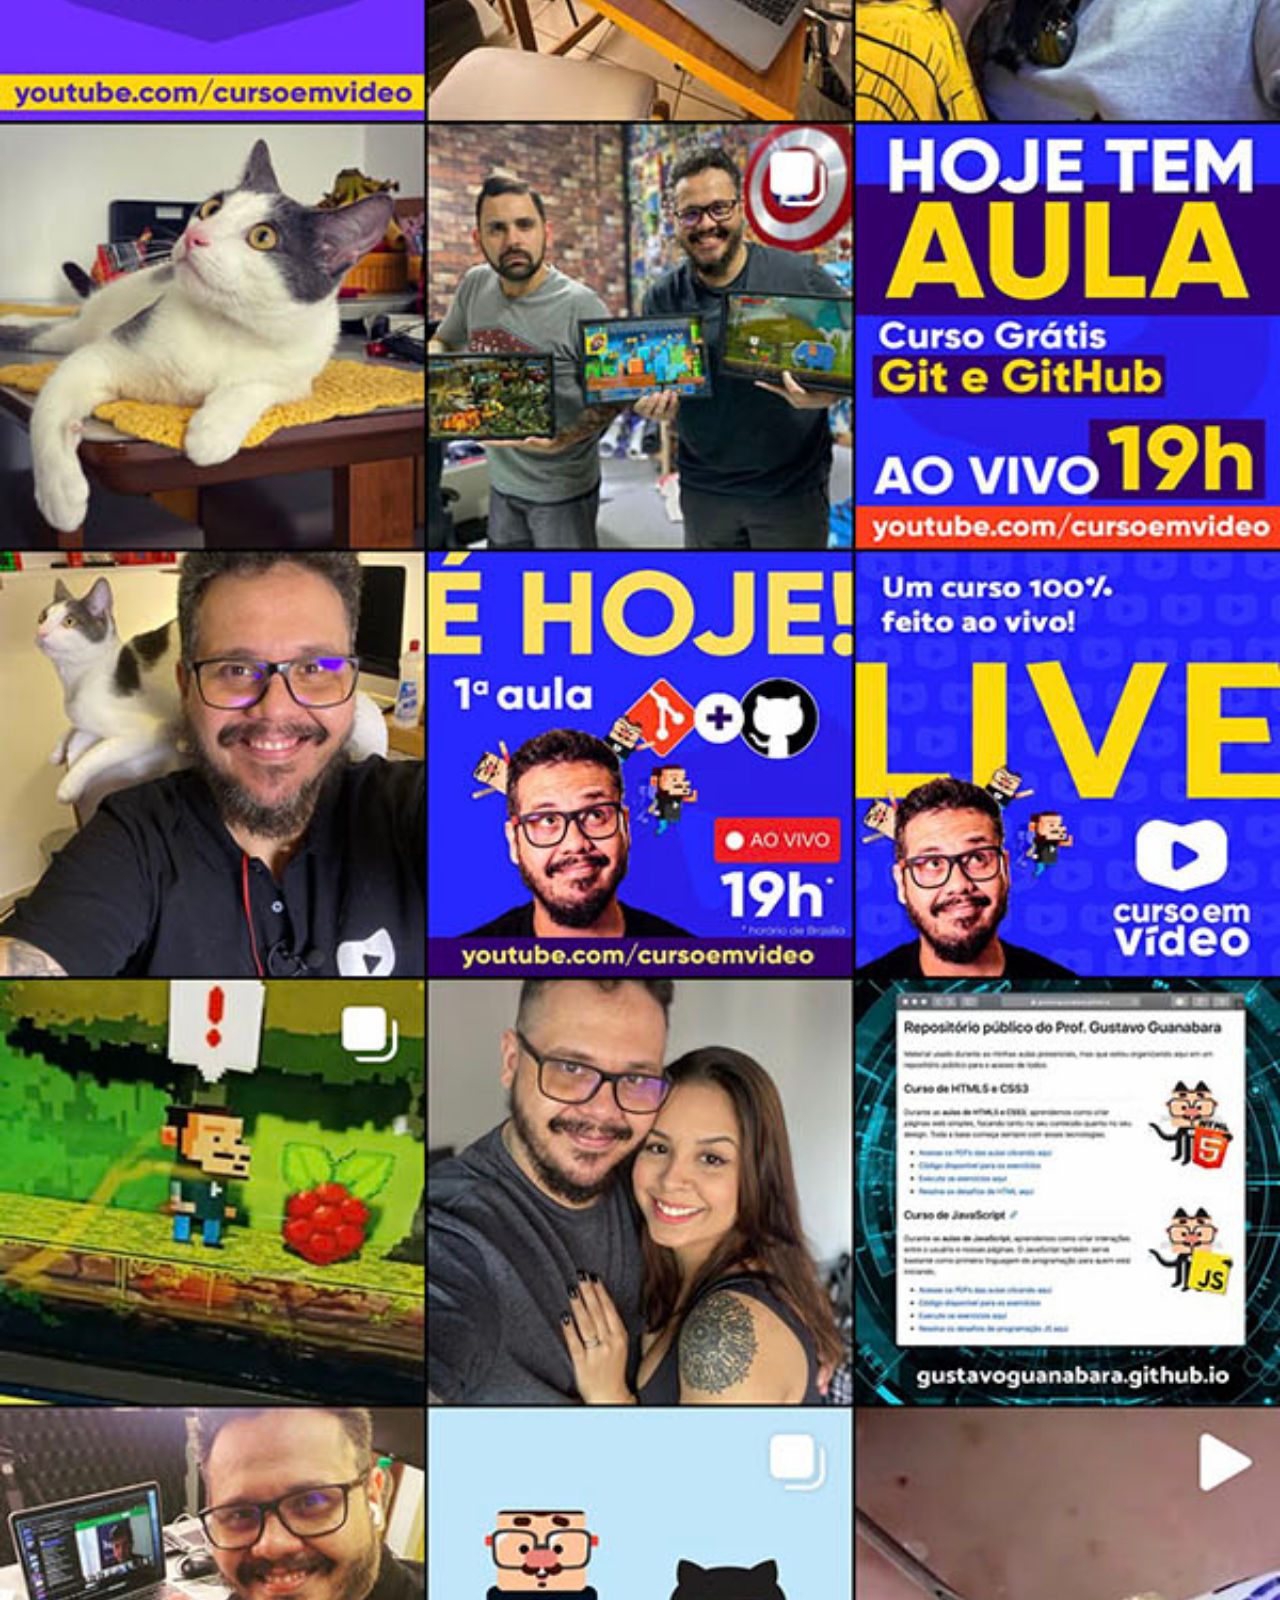
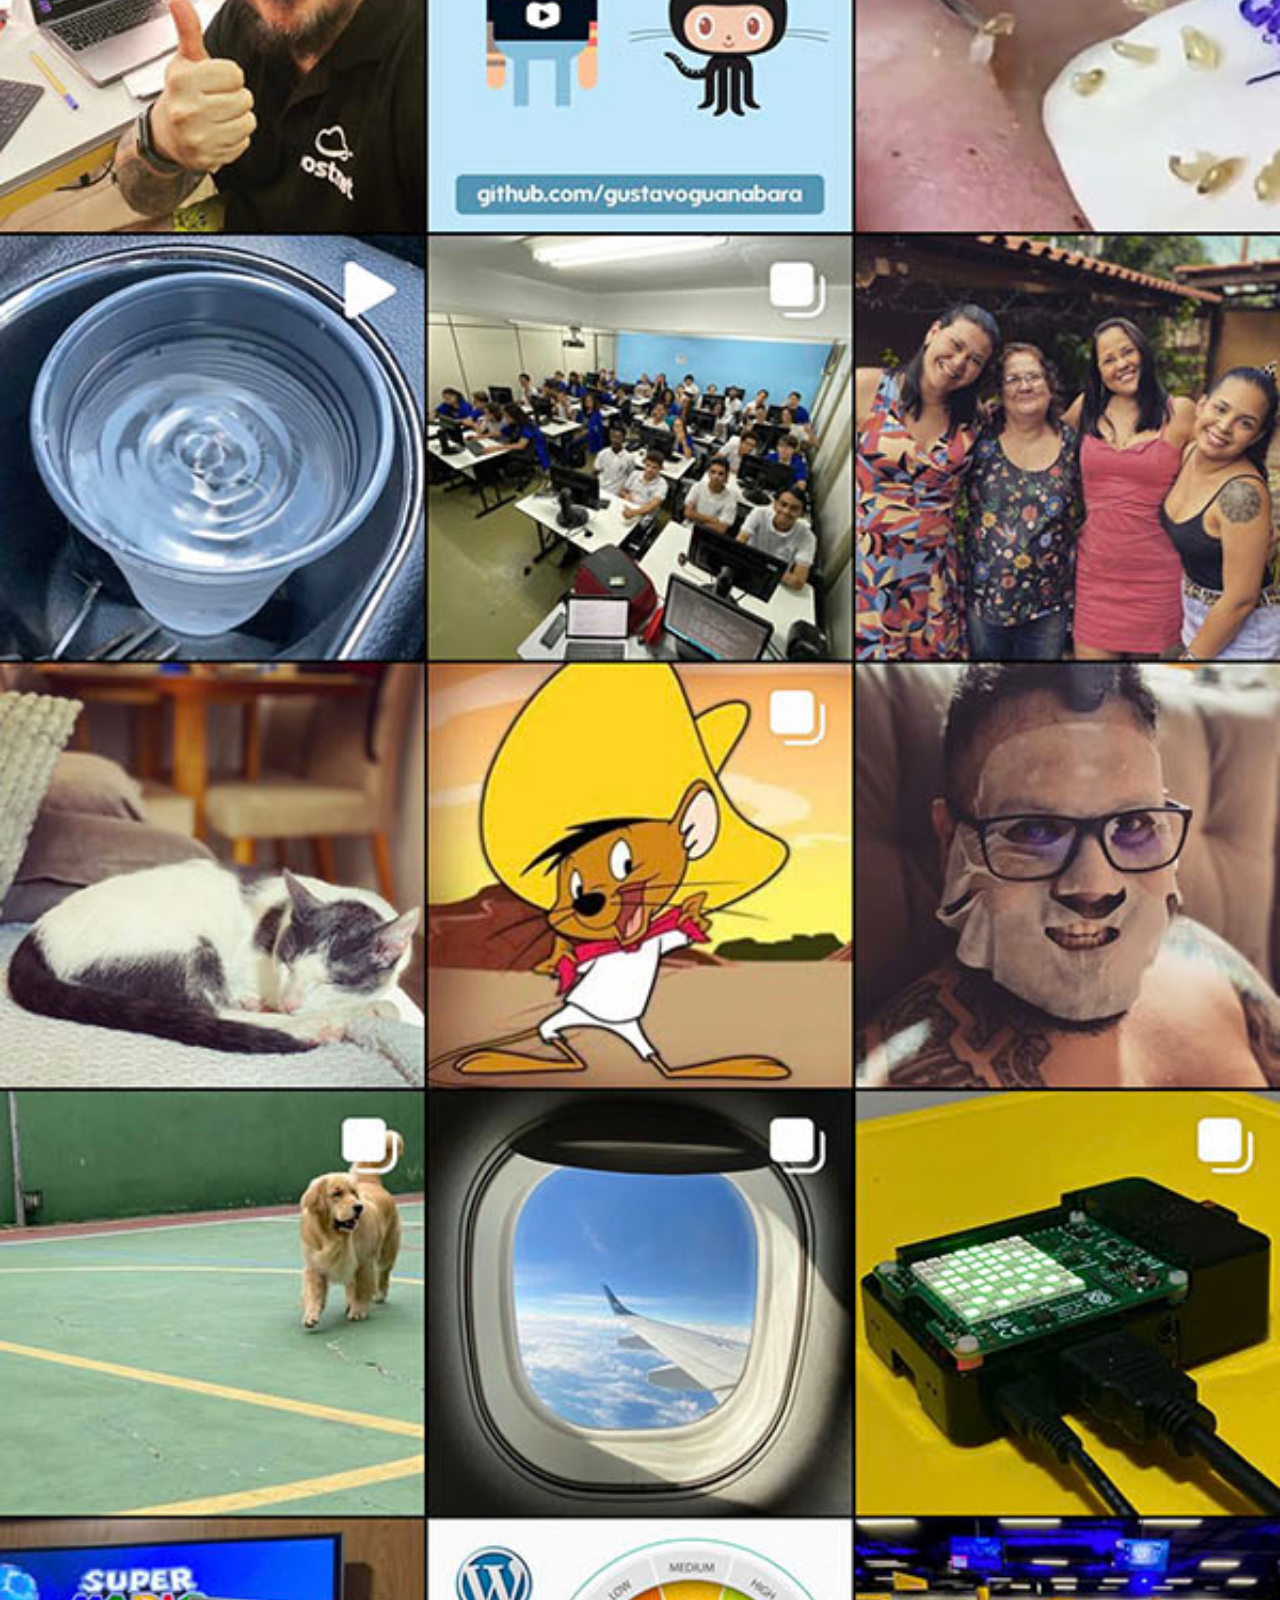
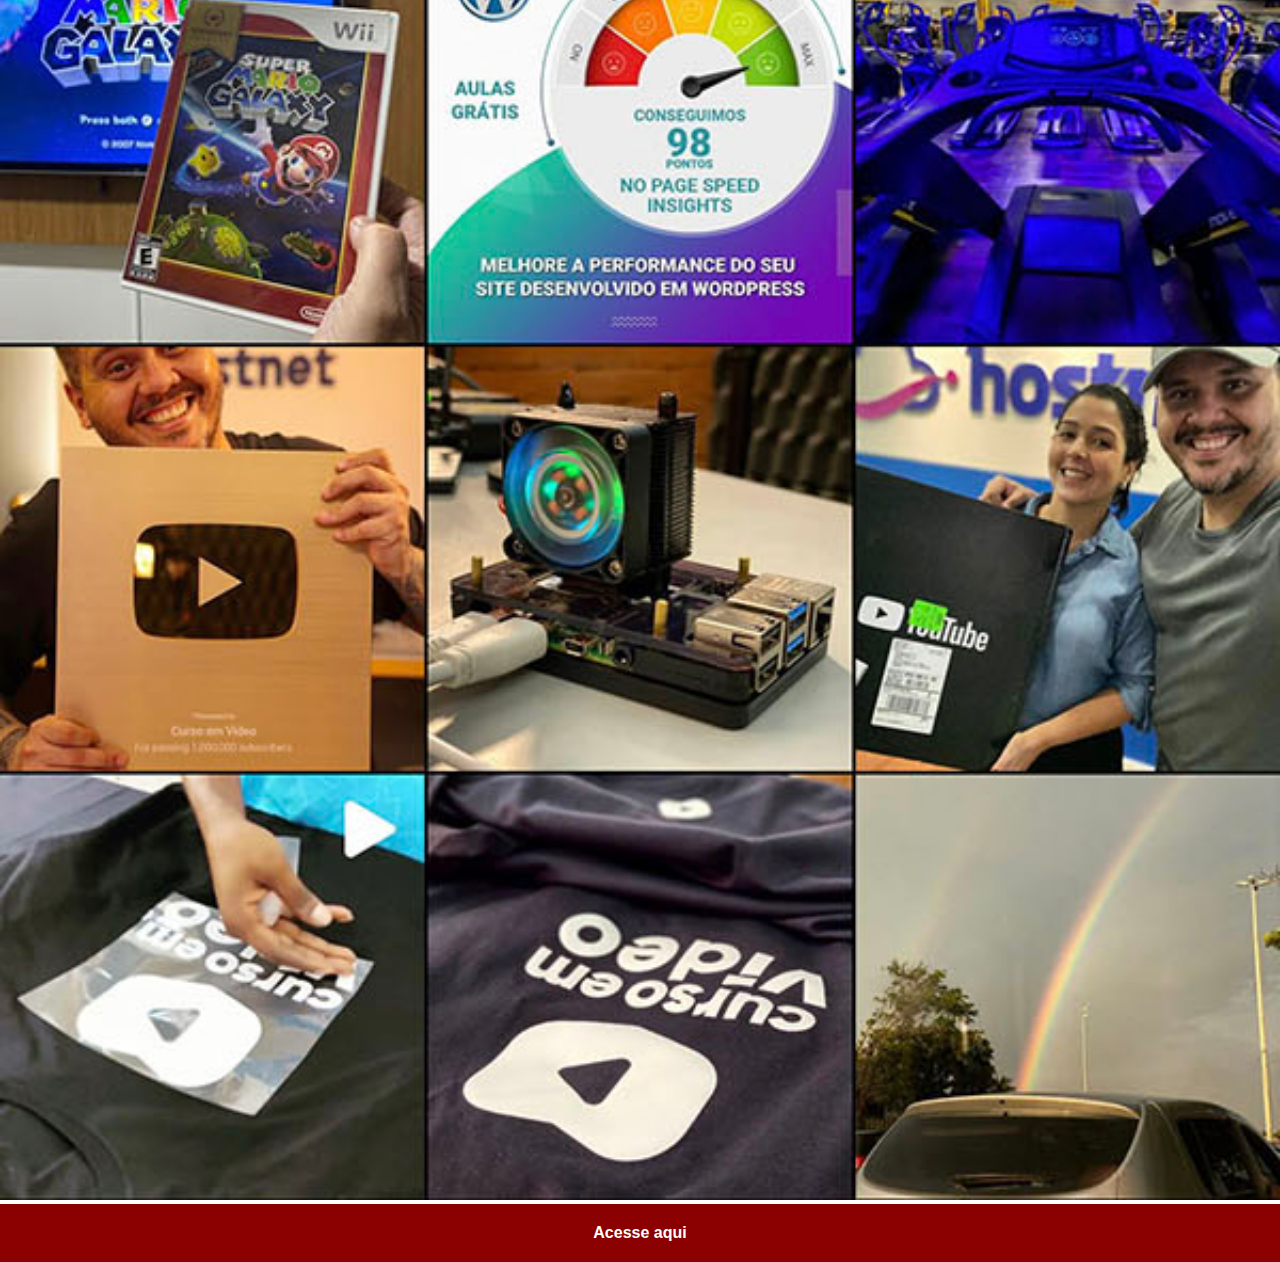
<file: instagram.html>
<!DOCTYPE html>
<html lang="">pt-br
<head>
    <meta charset="UTF-8">
    <meta name="viewport" content="width=device-width, initial-scale=1.0">
    <title>Instagram</title>
    <link rel="stylesheet" href="estilos/social.css">
</head>
<body>
    <img src="imagens/tela-instagram.jpg" alt="insta">
    <a href="https://www.instagram.com/gustavoguanabara/" target="_blank">Acesse aqui</a>
    
</body>
</html>
</file>
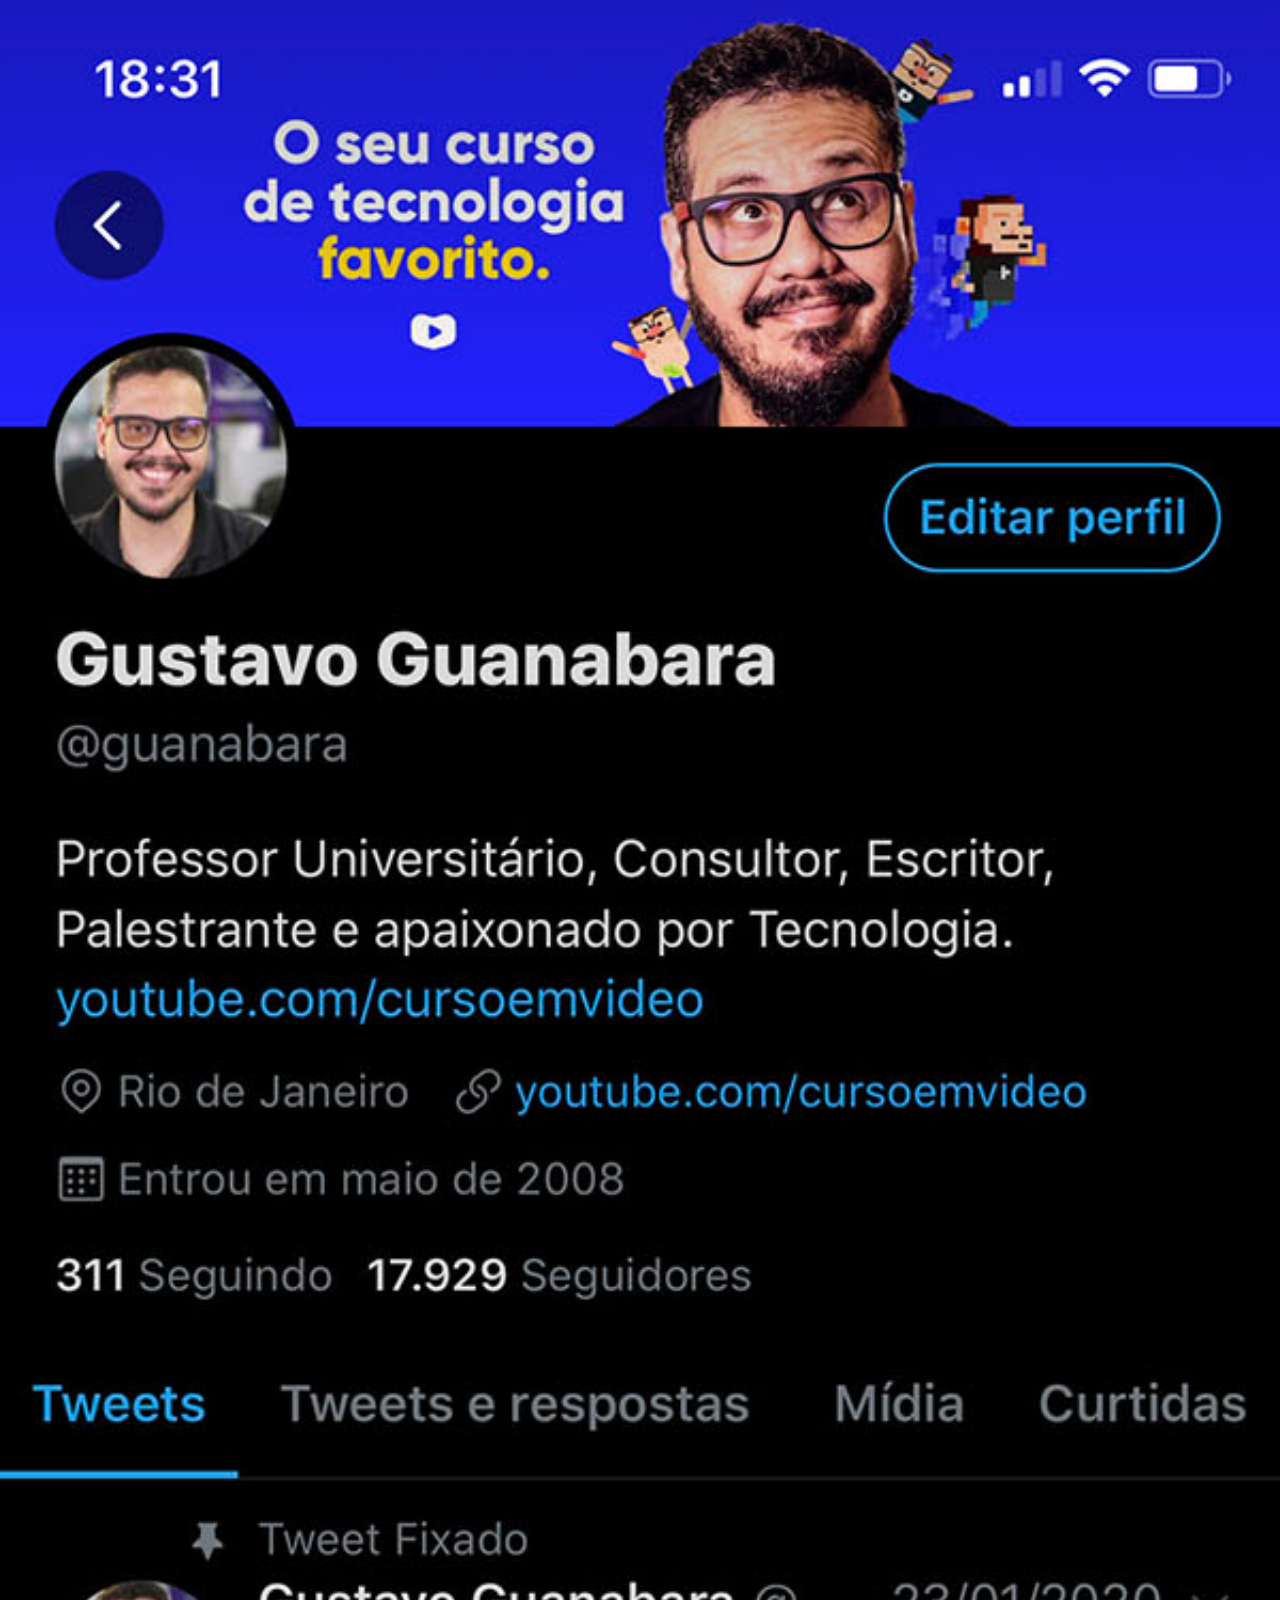
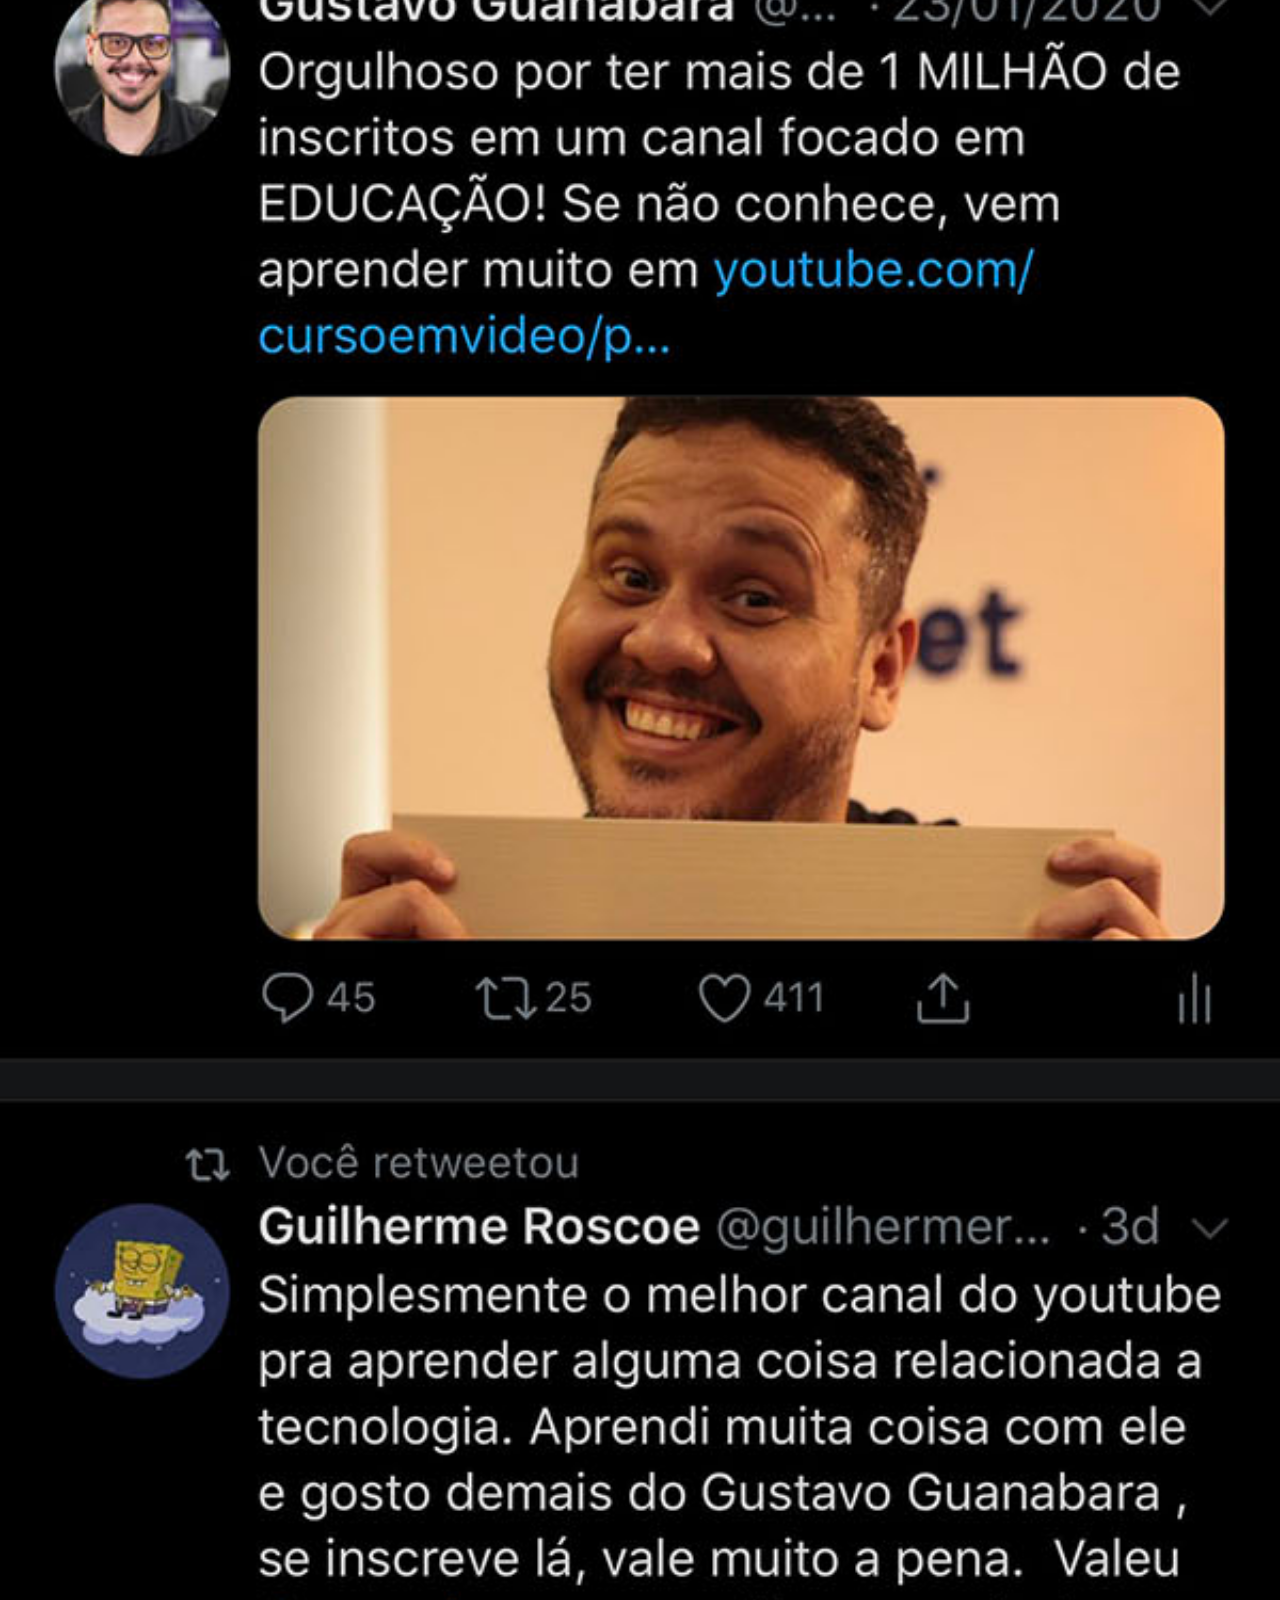
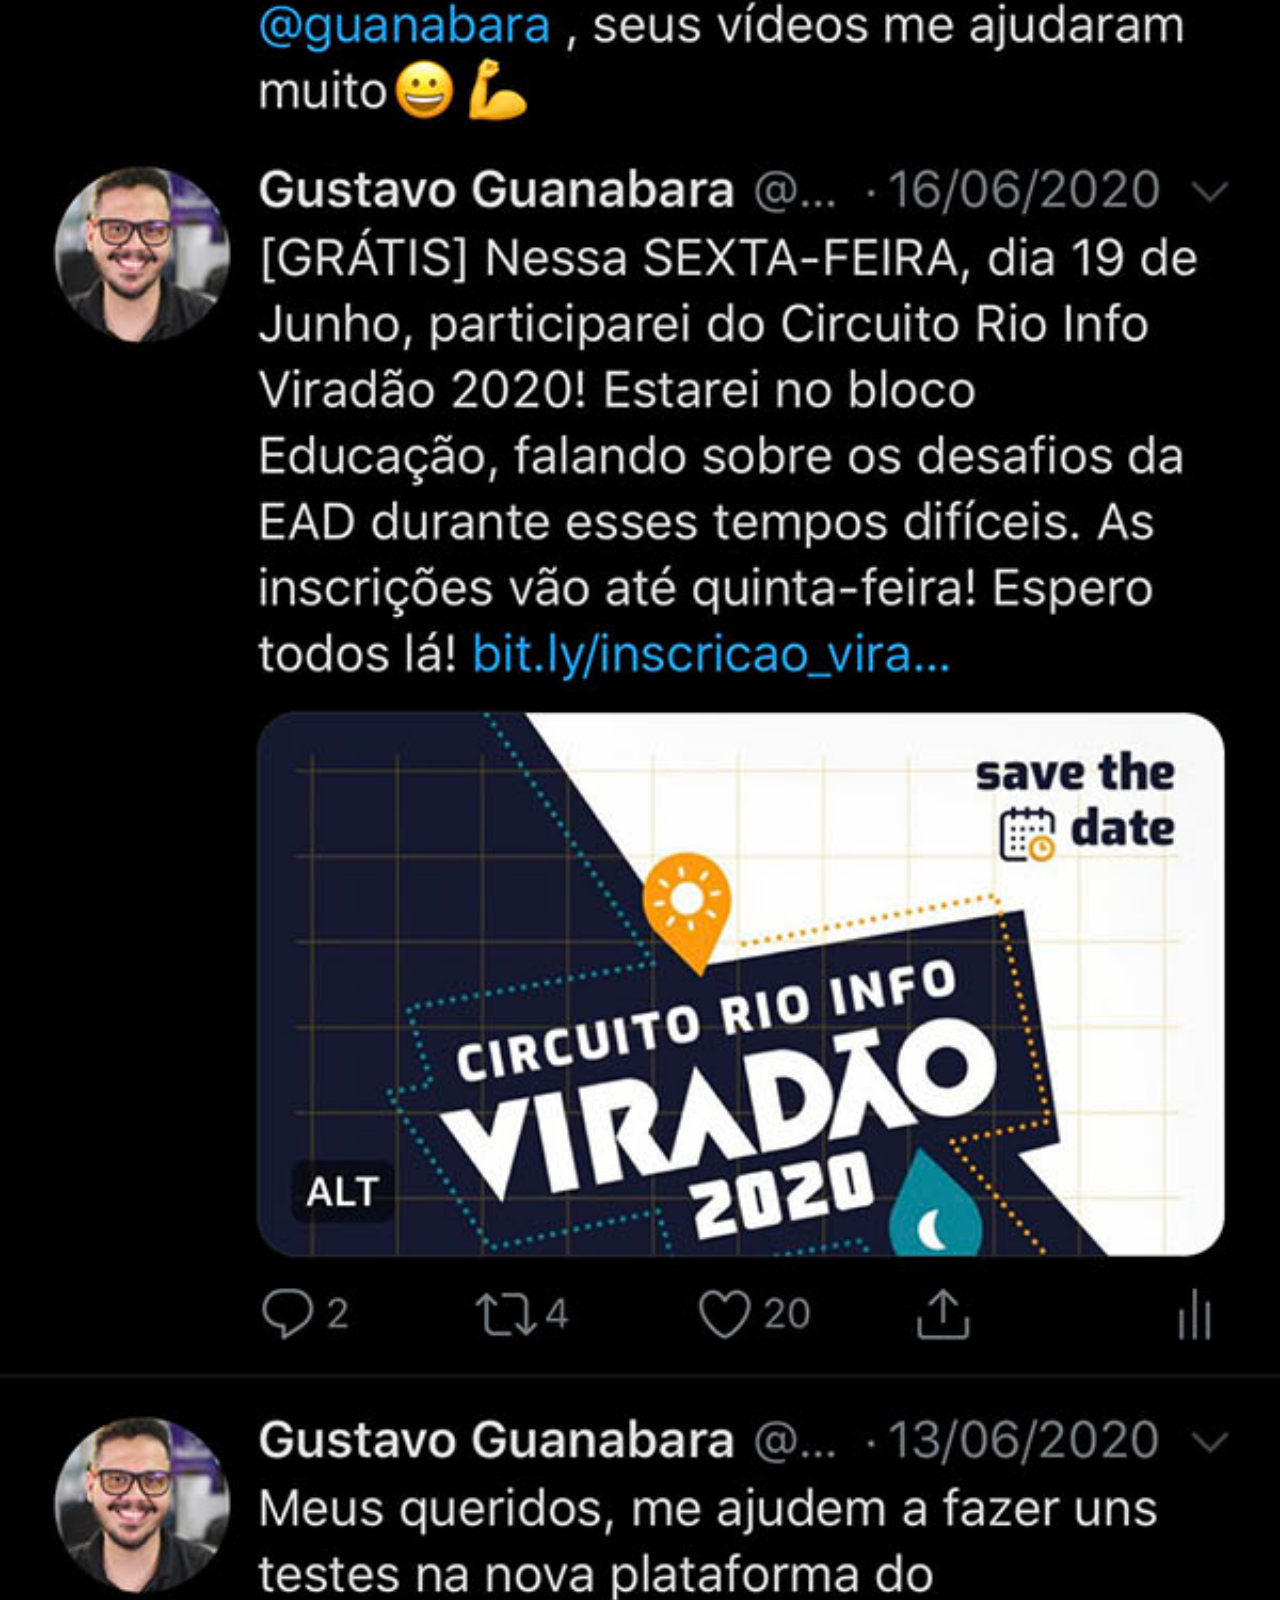
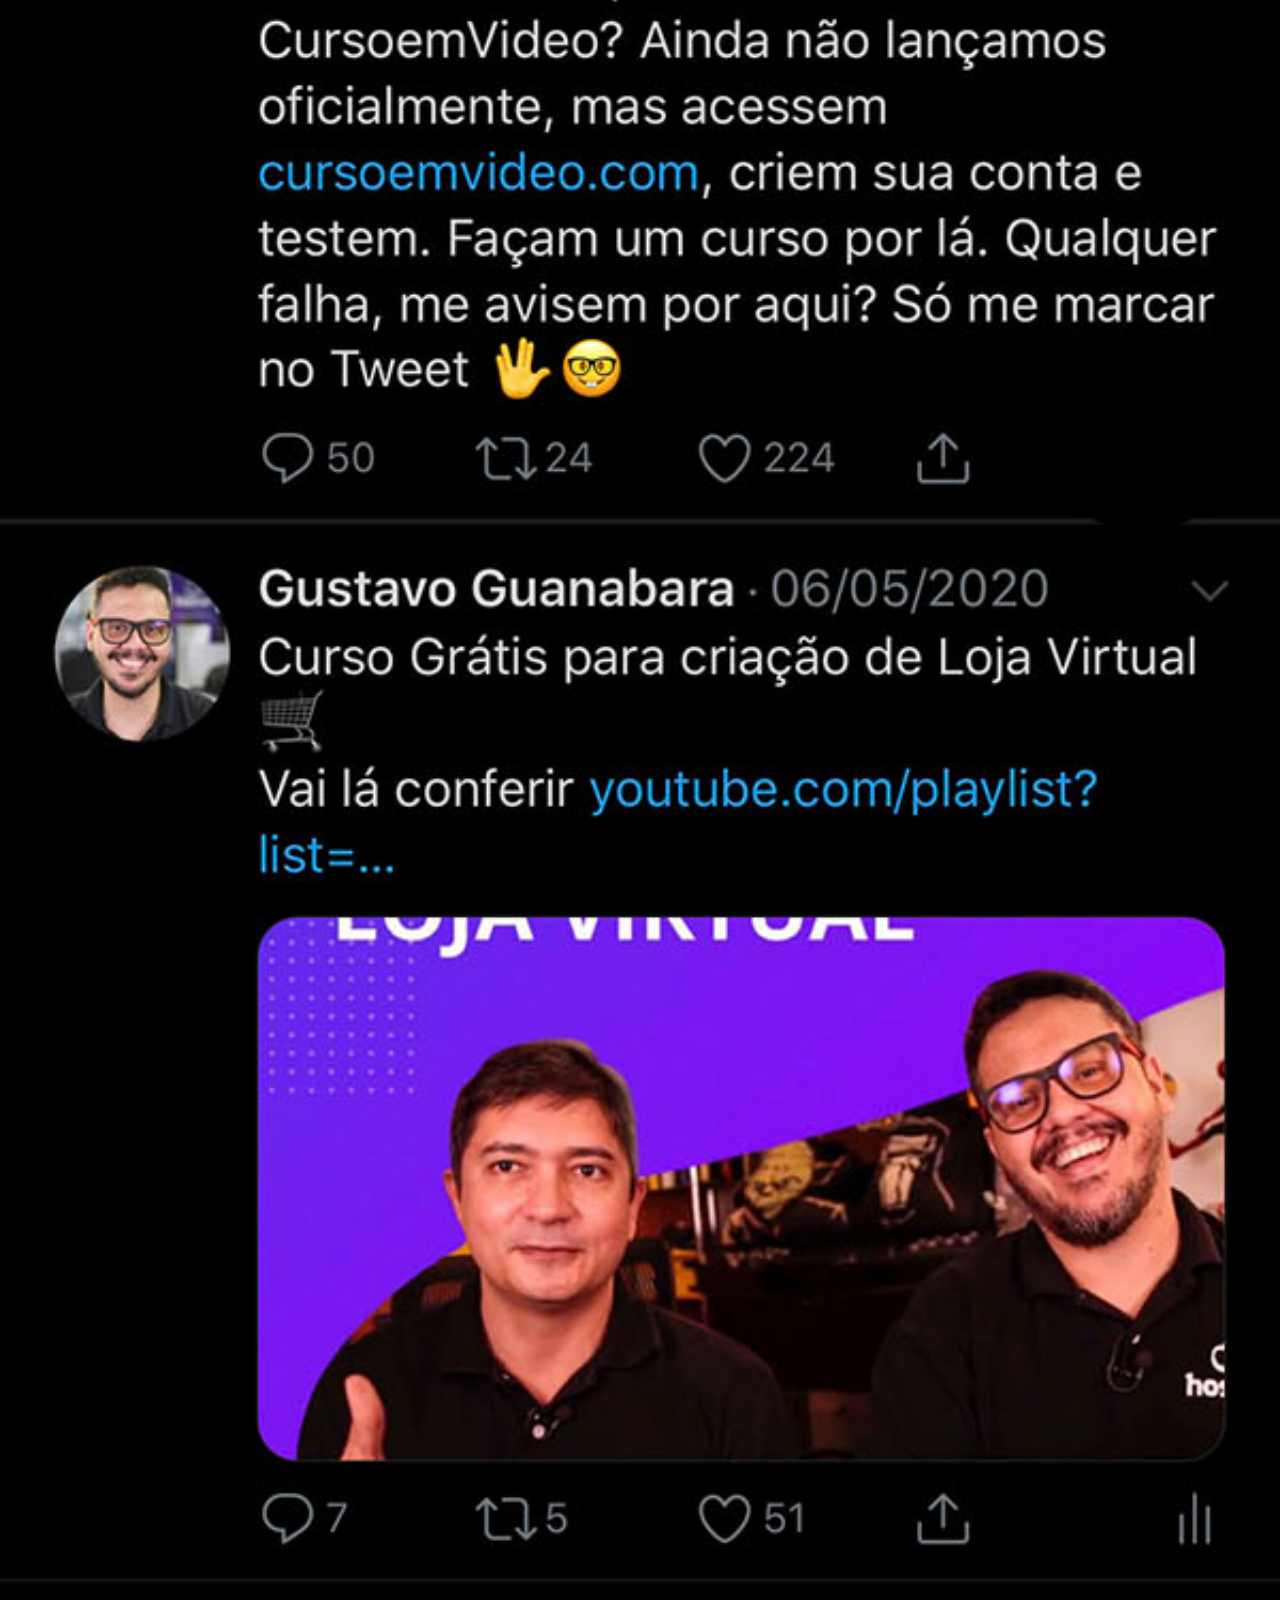
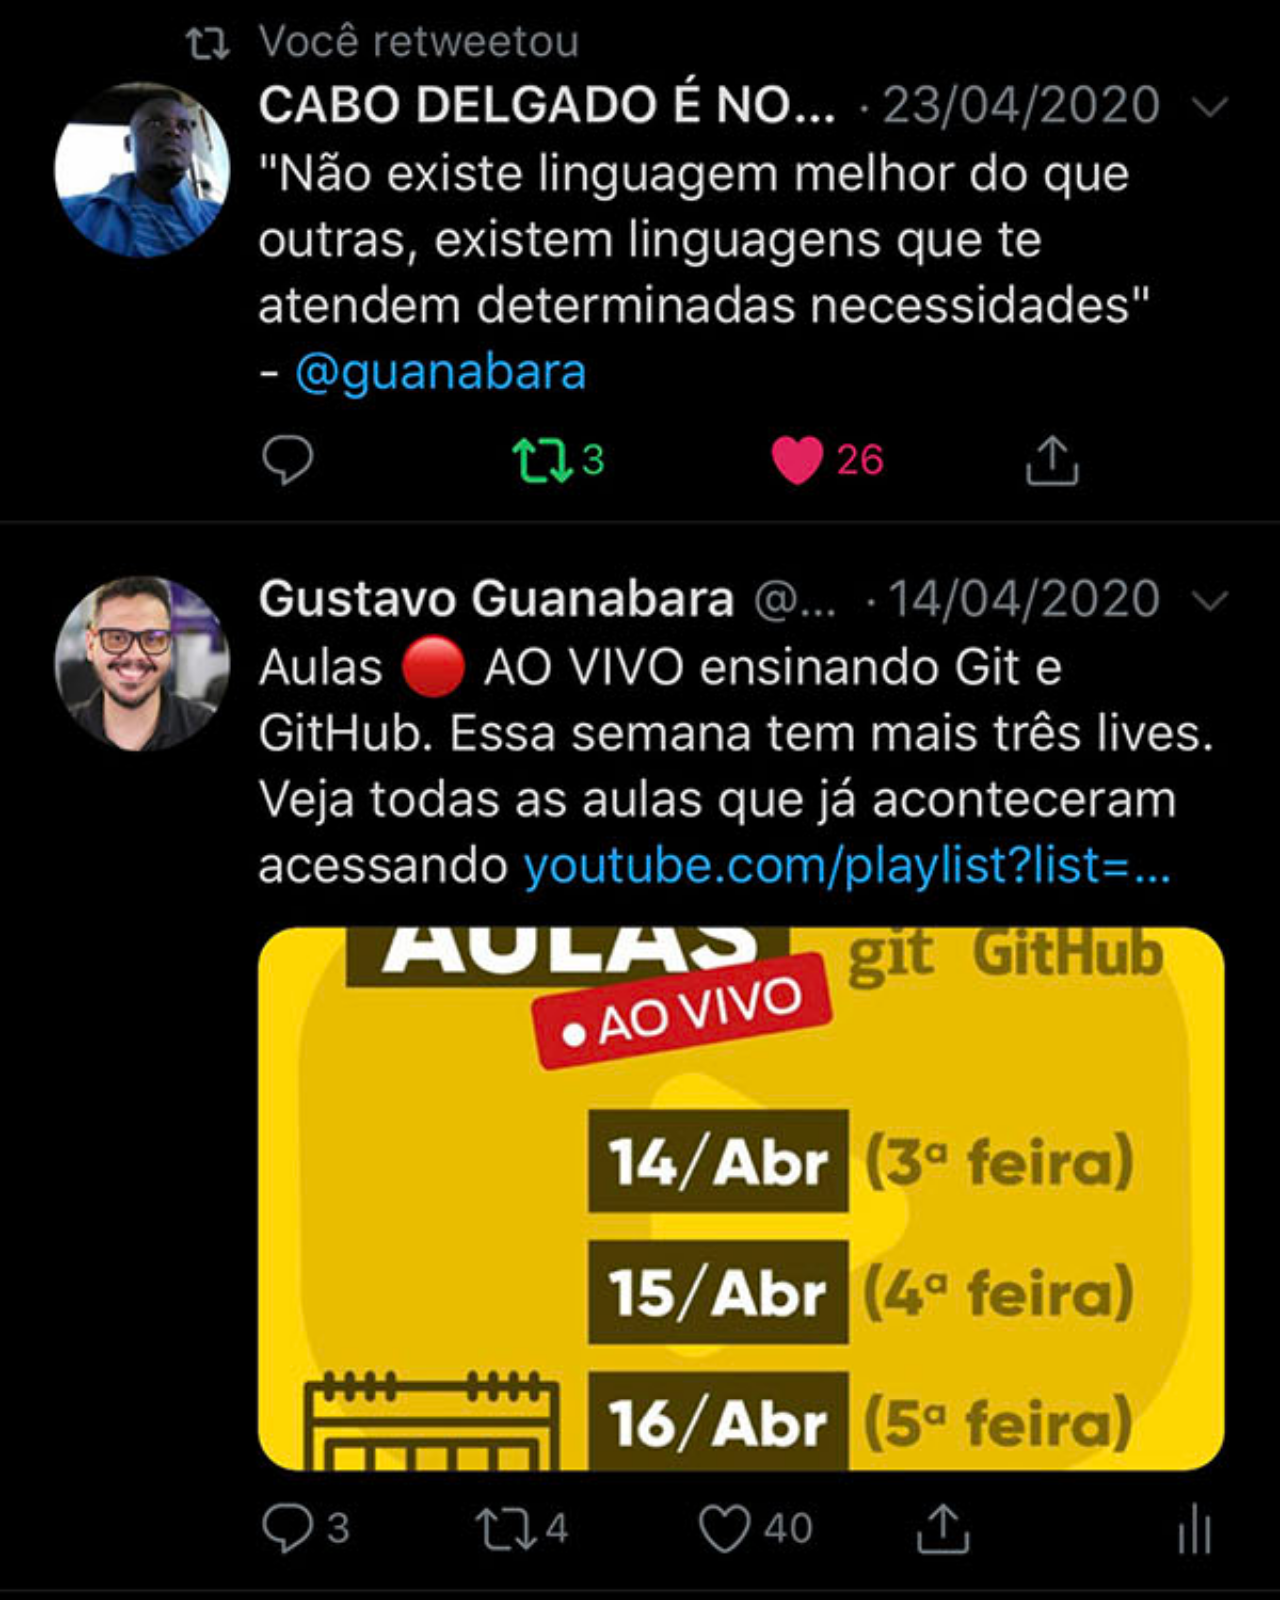
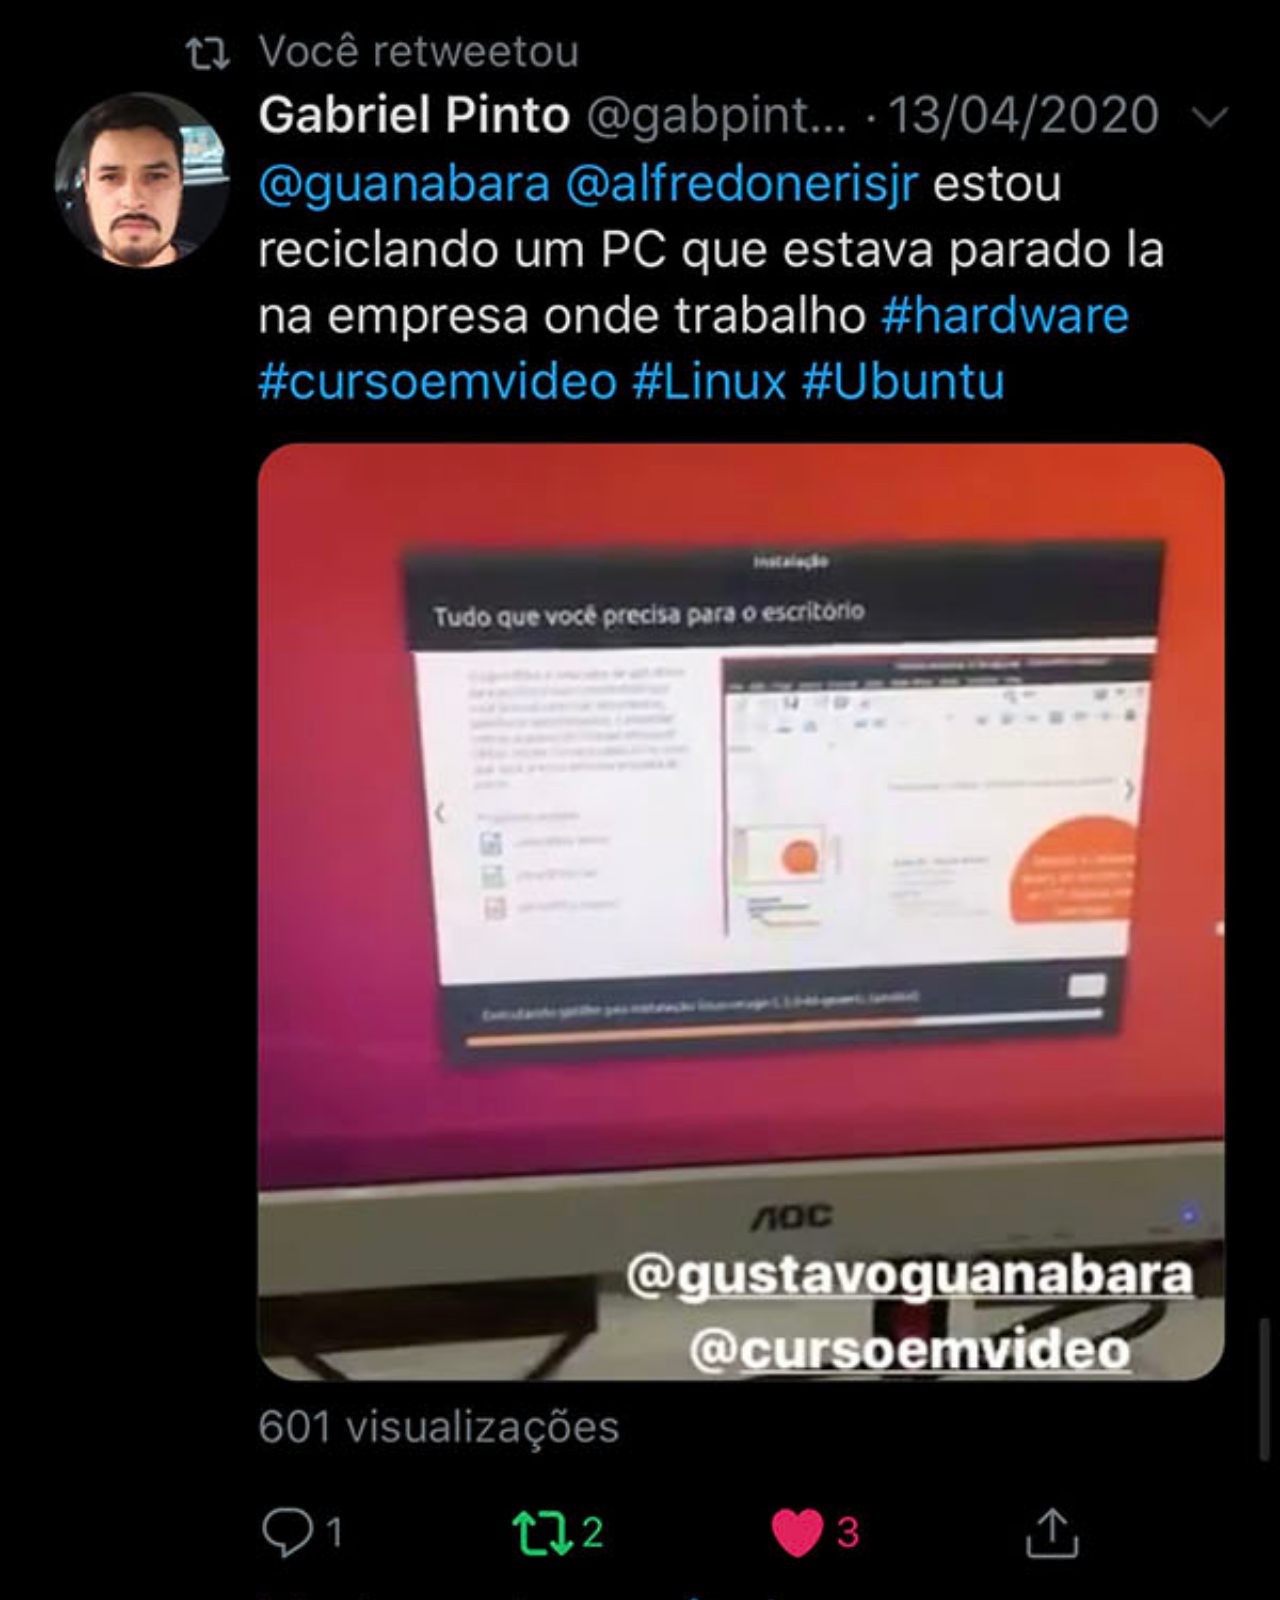
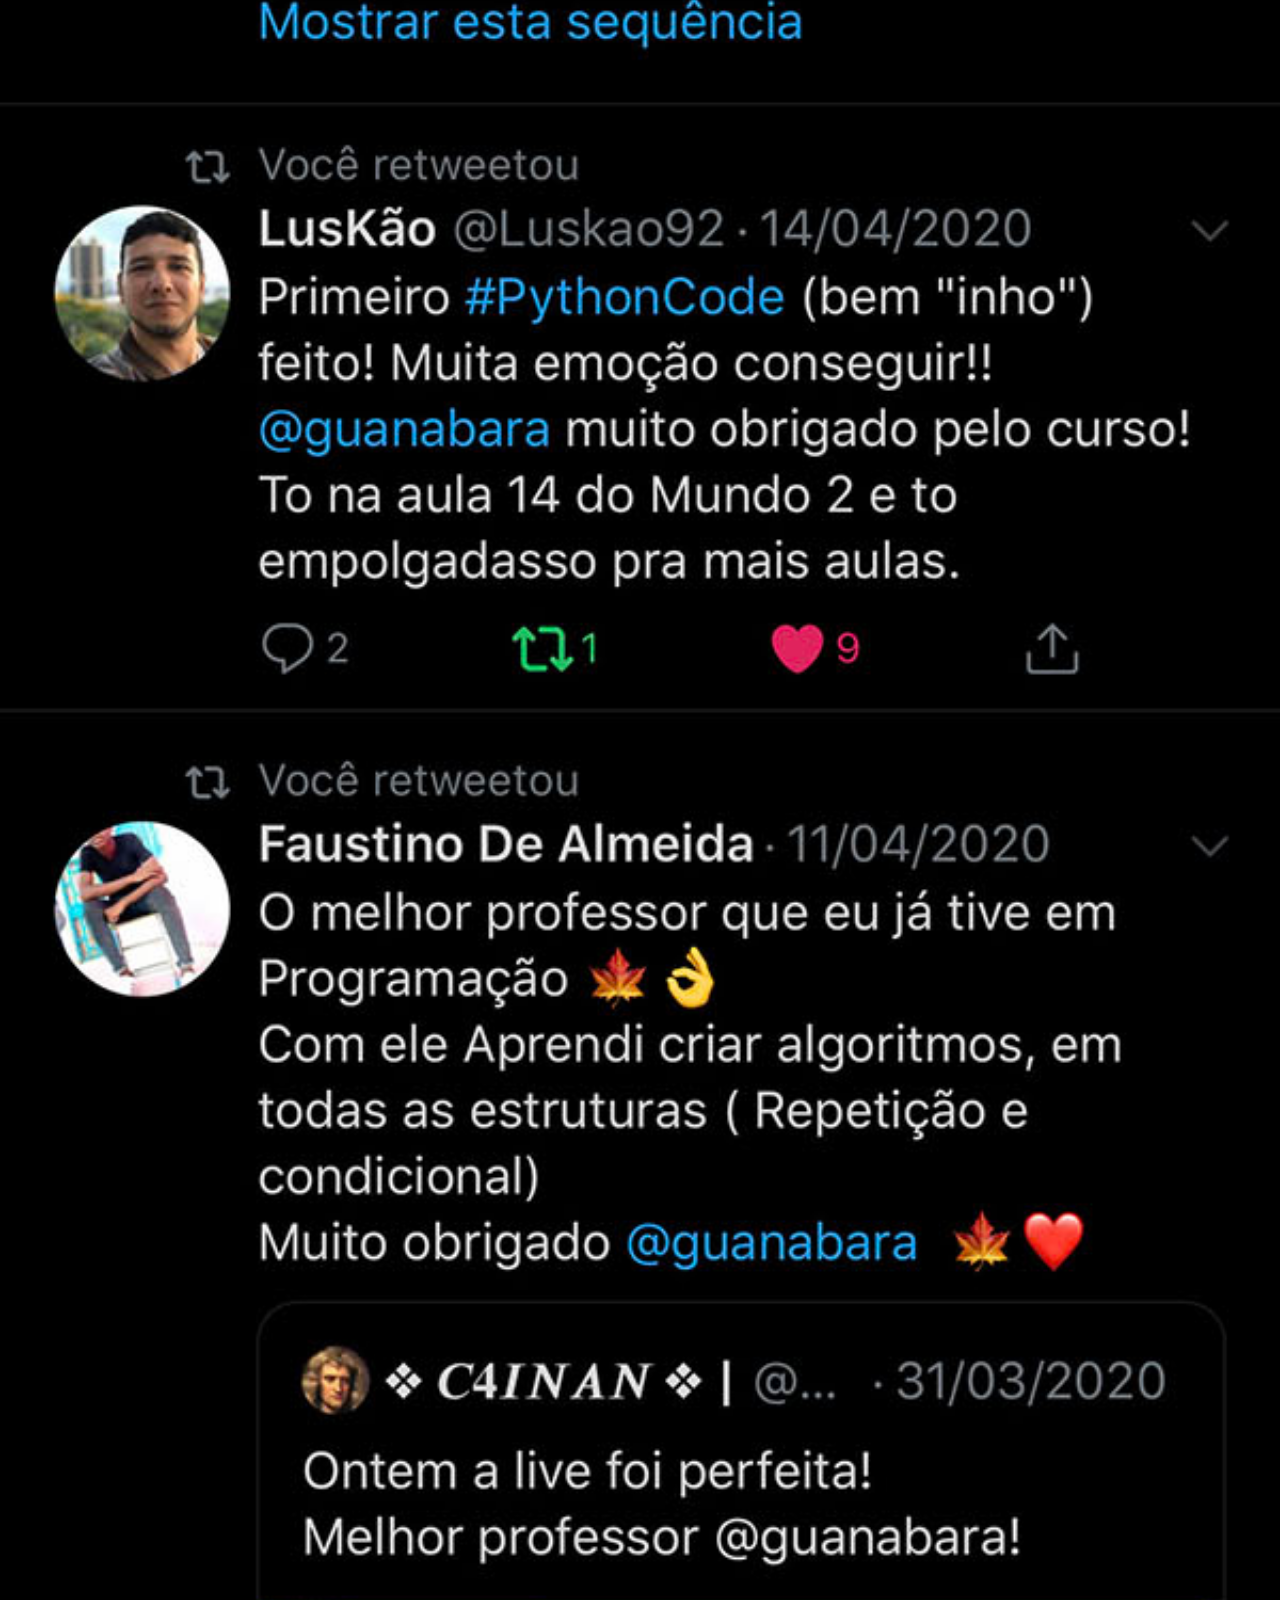
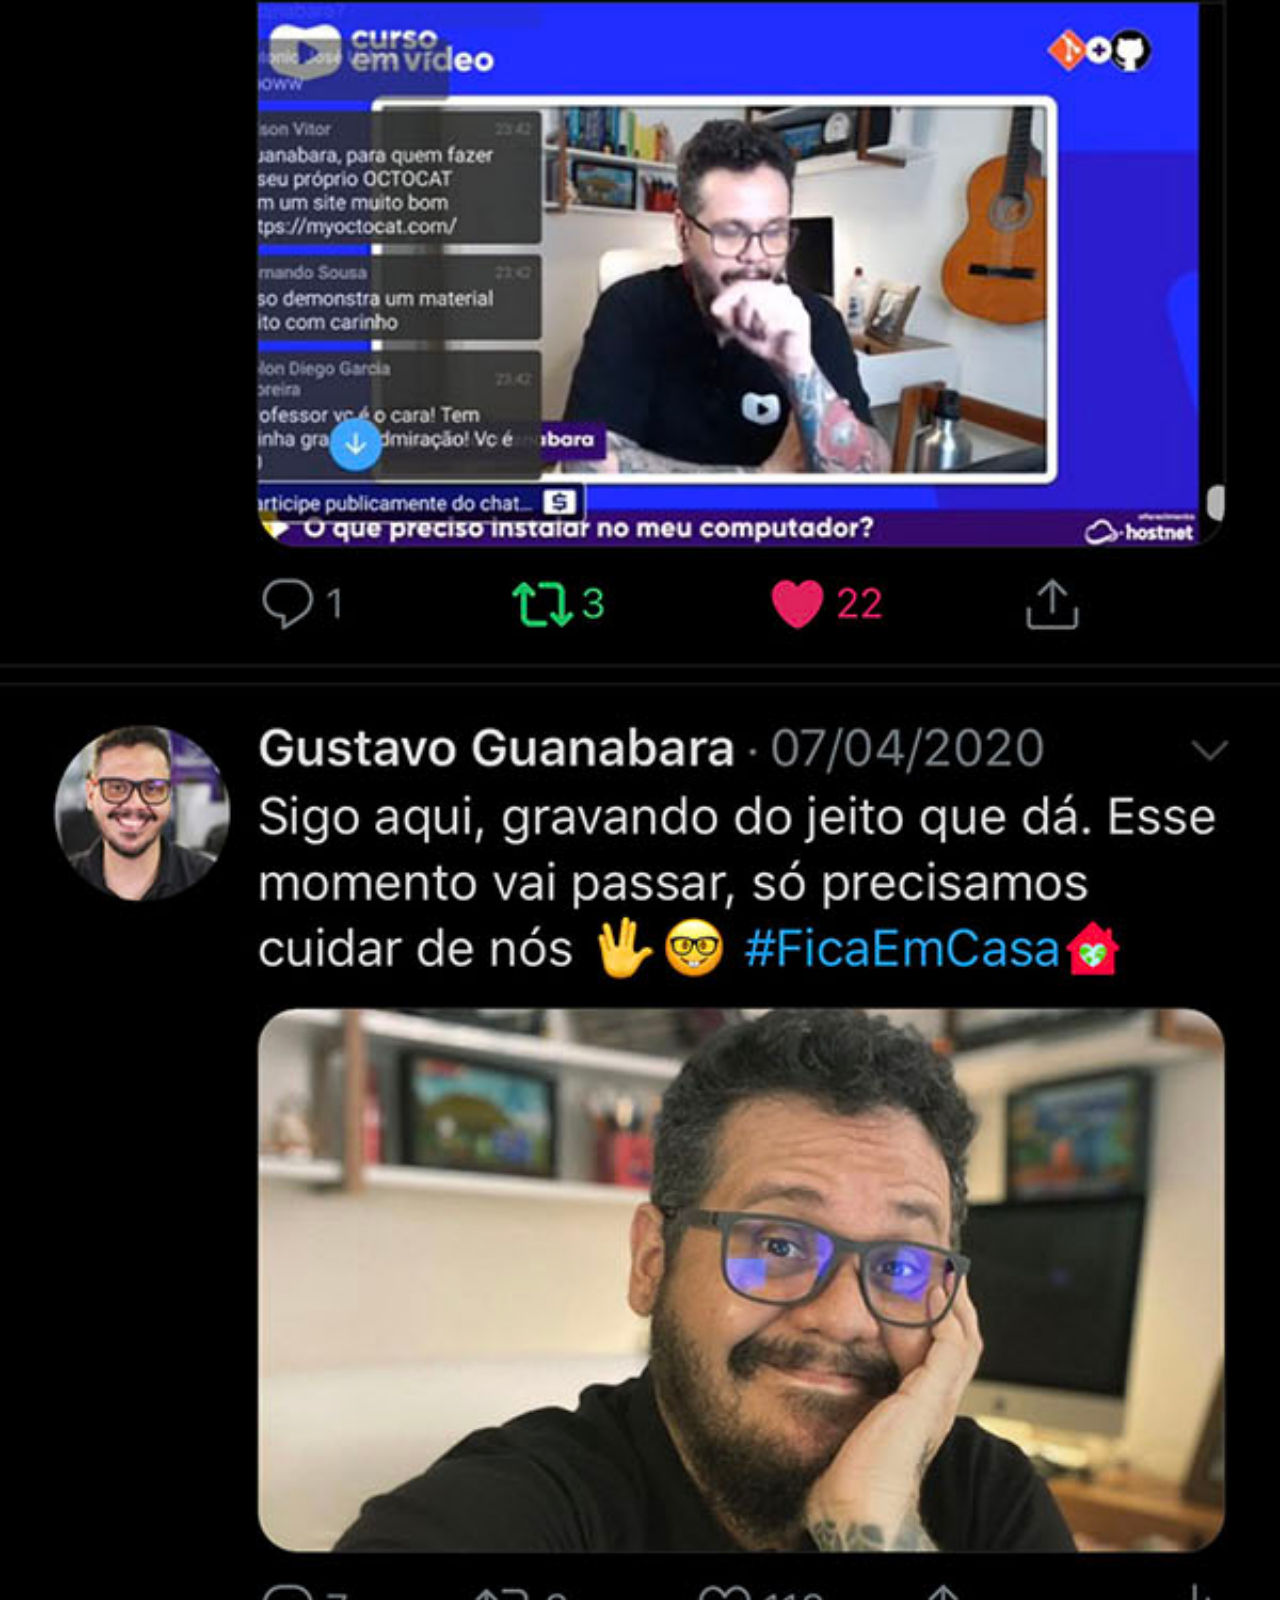
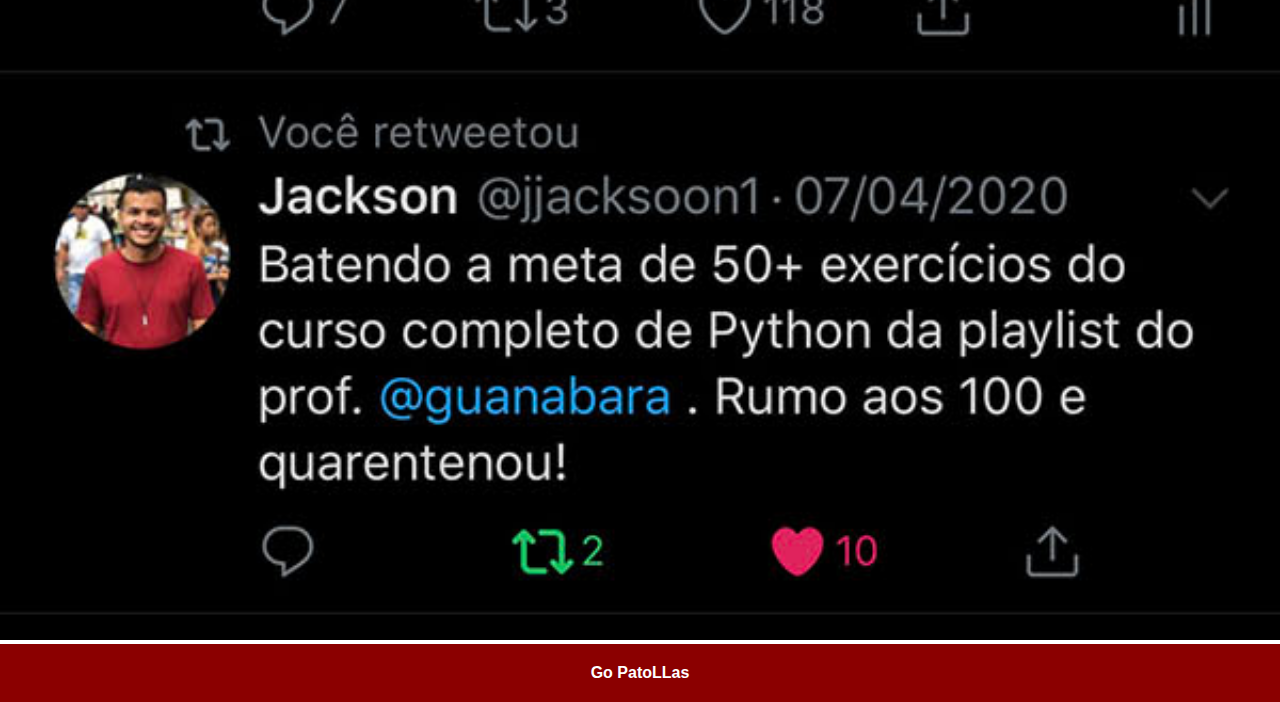
<file: twitter.html>
<!DOCTYPE html>
<html lang="pt-br">
<head>
    <meta charset="UTF-8">
    <meta name="viewport" content="width=device-width, initial-scale=1.0">
    <title>Twitter</title>
    <link rel="stylesheet" href="estilos/social.css">
</head>
<body>
    <img src="imagens/tela-twitter.jpg" alt="twt">
   <a href="https://i.pinimg.com/736x/ac/b4/c2/acb4c255f85c3b39c5c2a0ae88de613d.jpg" target="_blank">Go PatoLLas</a>
</body>
</html>
</file>
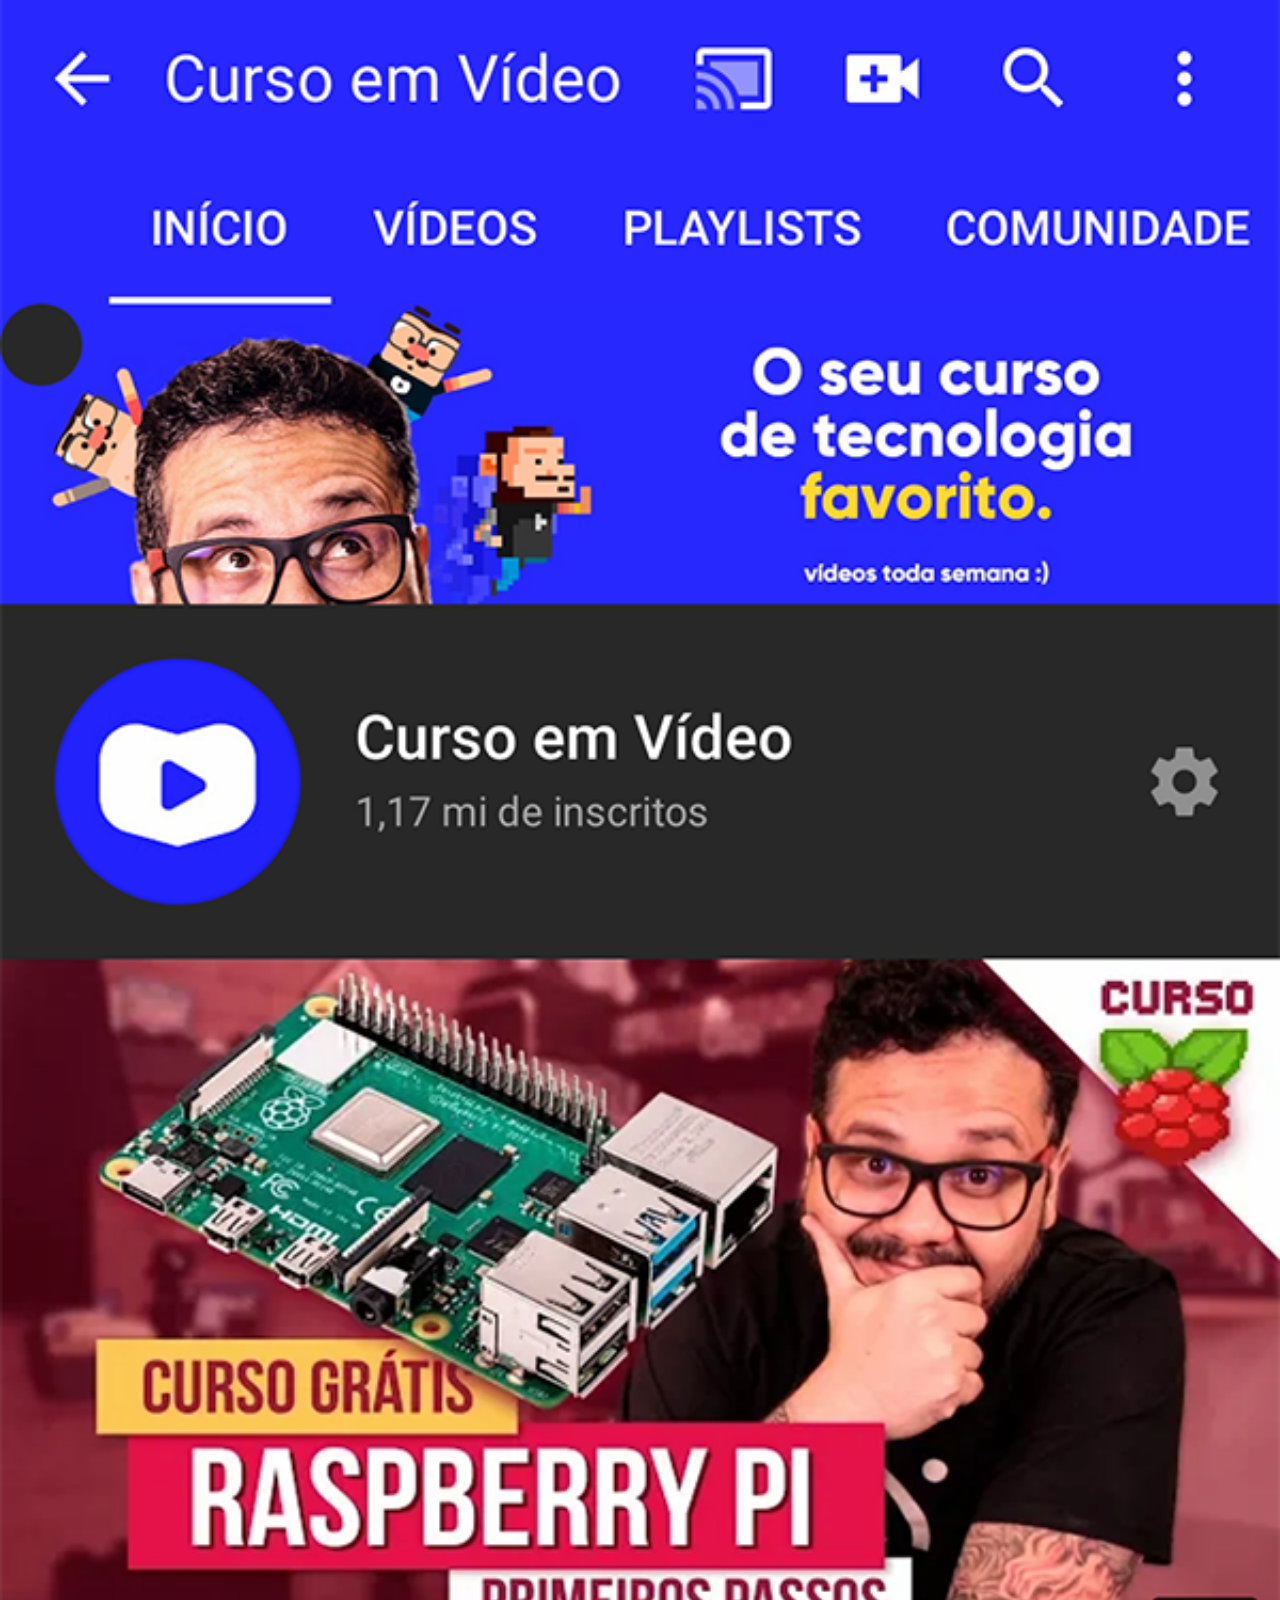
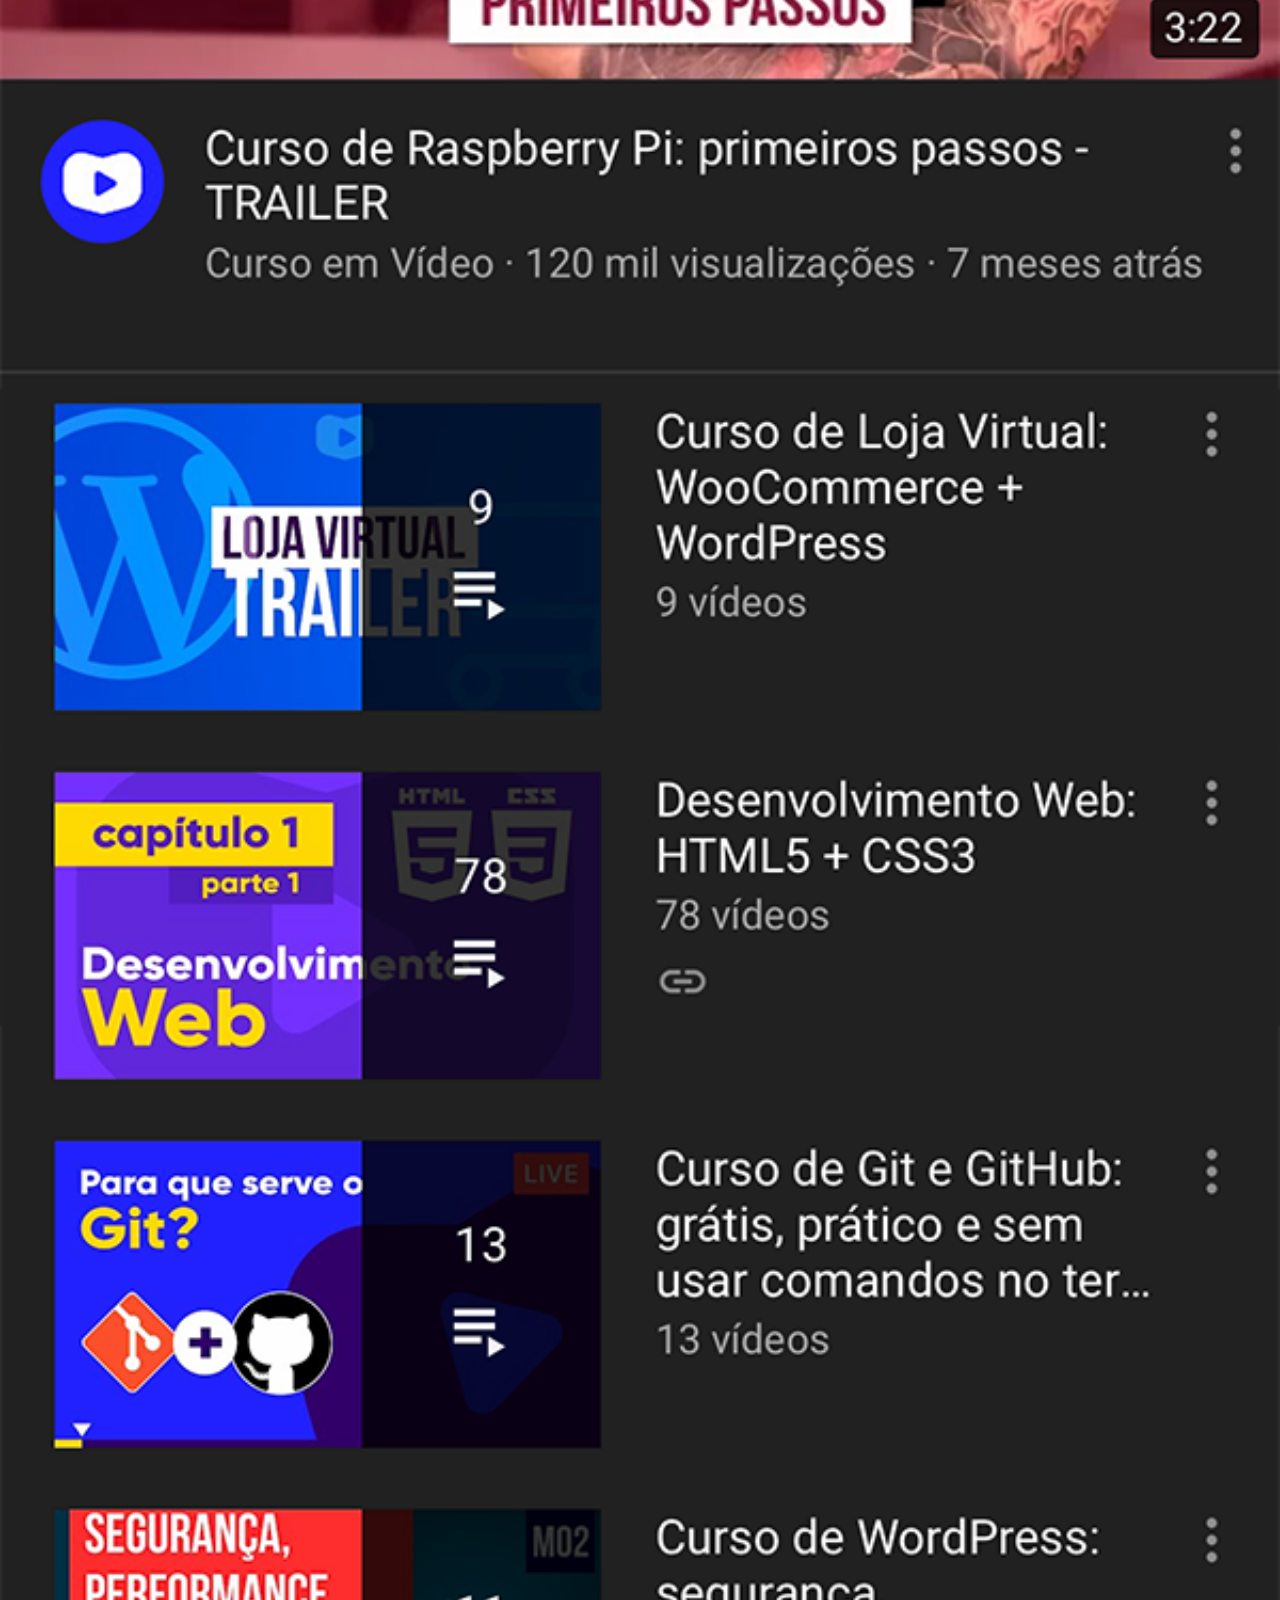
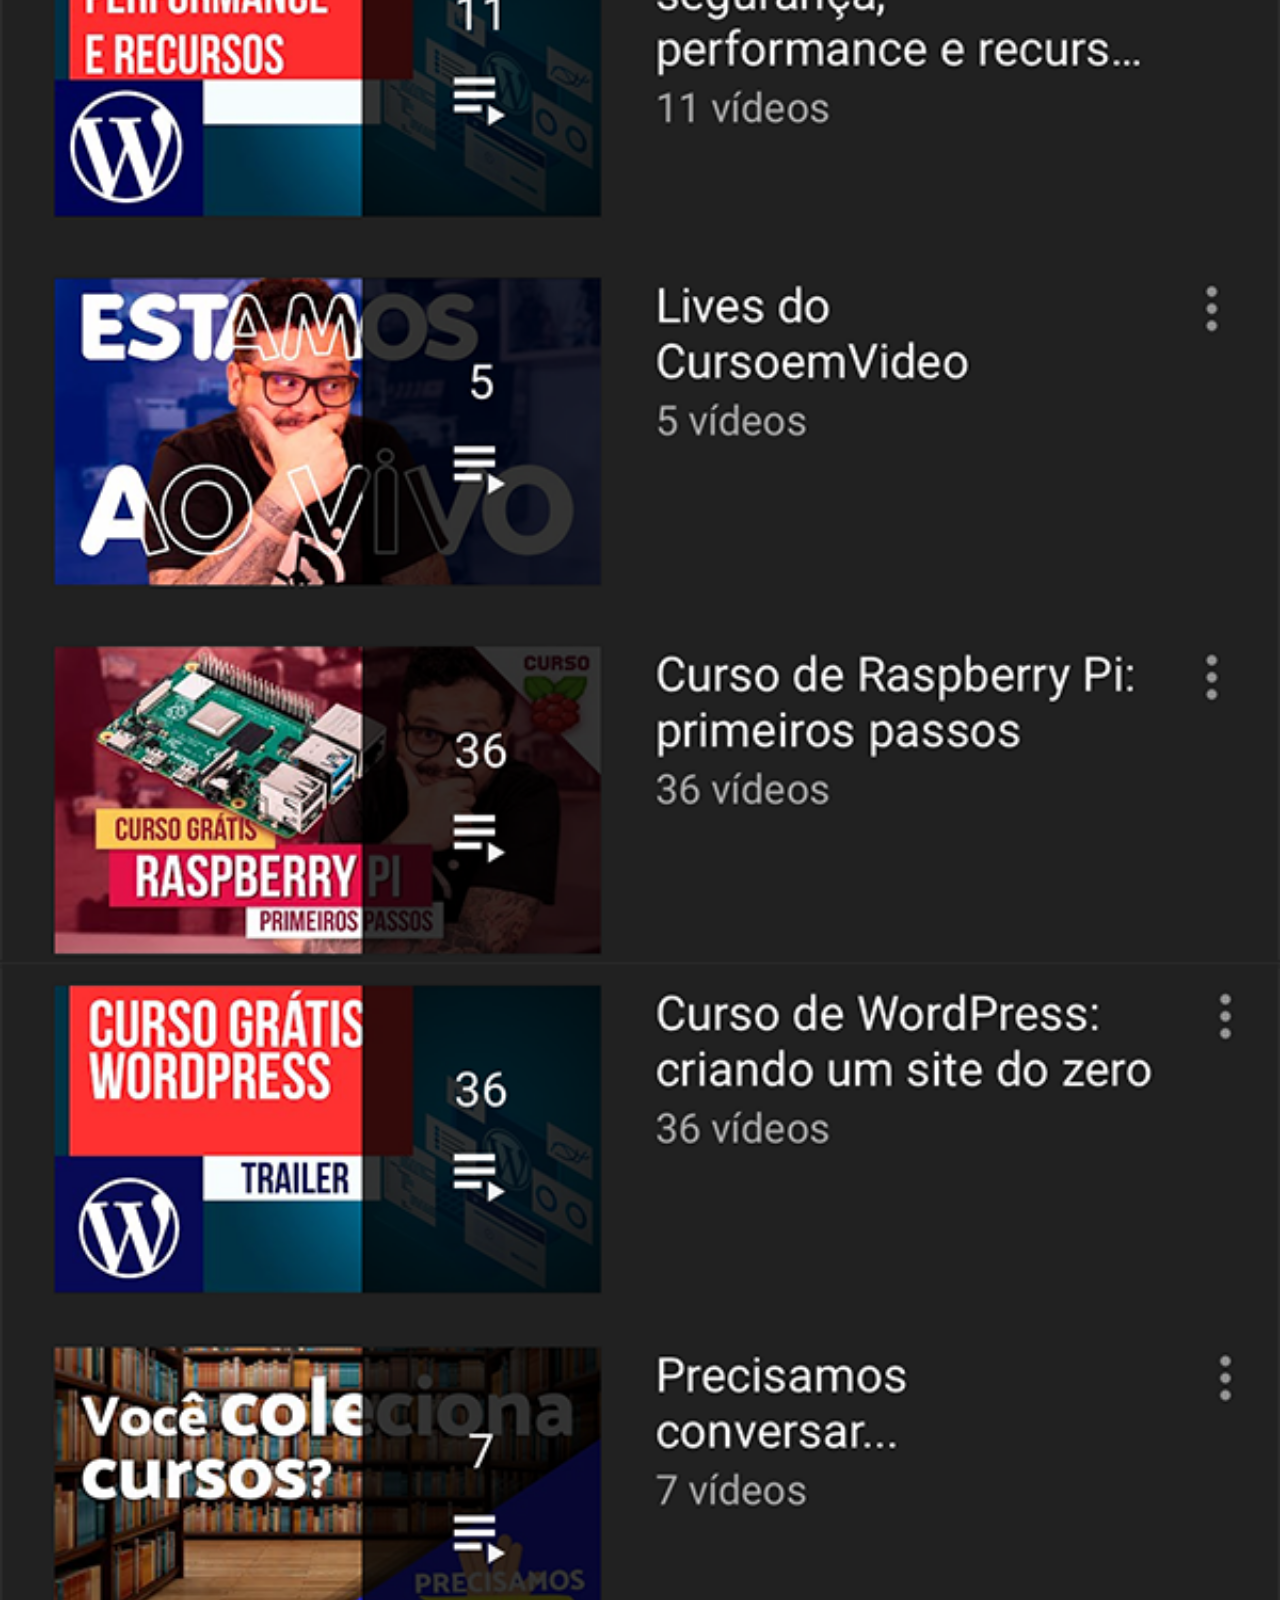
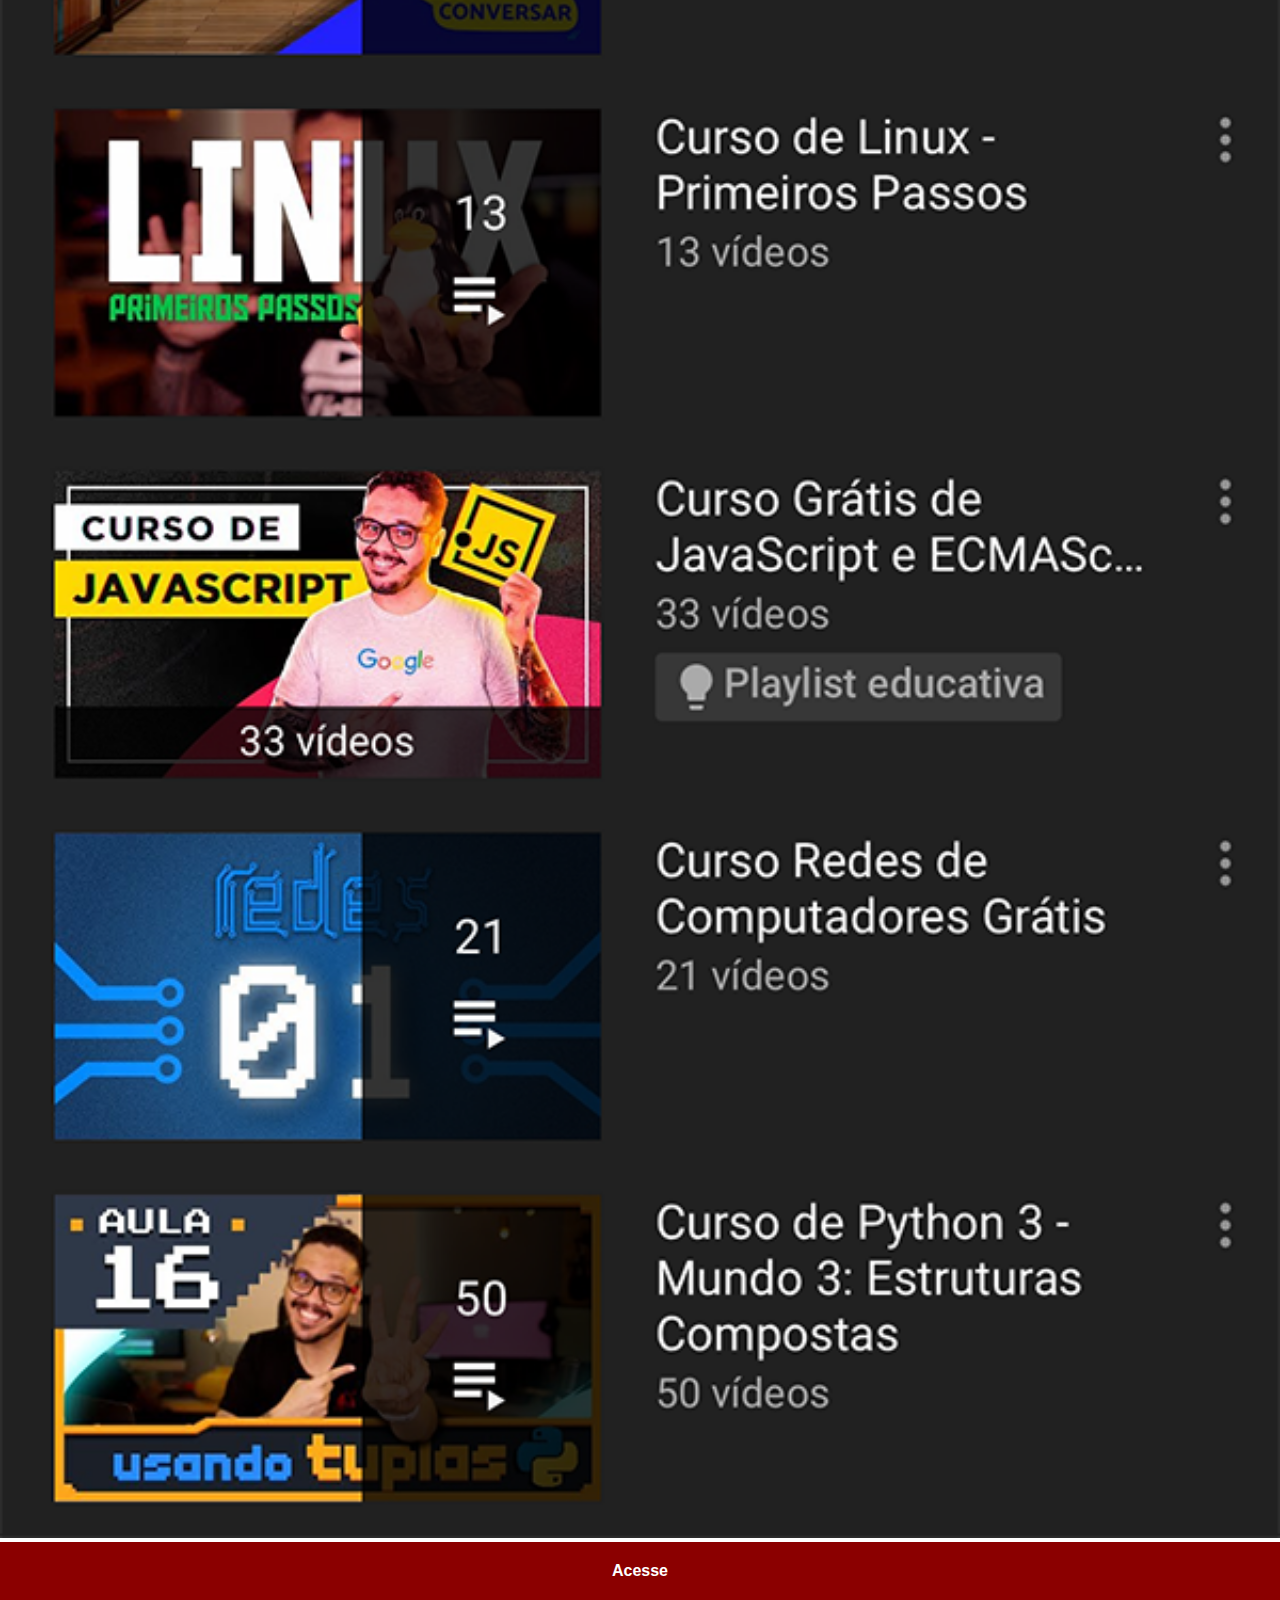
<file: youtube.html>
<!DOCTYPE html>
<html lang="pt-br">
<head>
    <meta charset="UTF-8">
    <meta name="viewport" content="width=device-width, initial-scale=1.0">
    <title>YT</title>
   <link rel="stylesheet" href="estilos/social.css">
</head>
<body>  
    <img src="imagens/tela-youtube.png" alt="ytb">
    <a href="https://www.youtube.com/" target="_blank">Acesse</a>
    
</body>
</html>
</file>
<file: estilos/style.css>
@charset "UTF-8";

* {
    margin: 0px;
    padding: 0px;
    font-family: Arial, Helvetica, sans-serif;
}

html, body {
    height: 100vh;
    width: 100vw;
    background-color: black;
}

body {
    background: url('../imagens/fundo-madeira.jpg') no-repeat top center;
    background-size: cover;
    background-attachment: fixed;
}

main {
    height: 100vh;
    position: relative;
}

section#telefone {
    position: absolute;
    top: 50%;
    left: 50%;
    transform: translate(-50%, -50%);
    height: 627px;
    width: 311px;
    background: url('../imagens/frame-iphone.png') no-repeat; 
}

iframe#tela {
    position: relative;
    top: 80px;
    left: 22px;
    width: 267px;
    height: 471px;

}

section#redes-sociais img {
    width: 50px;
    margin: 10px;
    border-radius: 50%;
    box-shadow: 2px 2px 5px rgba(0, 0, 0, 0.397);
    box-sizing: border-box;
}

section#redes-sociais {
    text-align: right;
}

section#redes-sociais img:hover {
    border: 2px solid rgba(255, 255, 255, 0.527);
    transform: translate(-3px, -3px);
    box-shadow: 5px 5px 10px rgba(0, 0, 0, 0.445);
    transition: transform .3s, border 1s;

}
</file>
<file: estilos/social.css>
@charset "UTF-8";

* {
    margin: 0px;
    padding: 0px;
    font-family: Arial, Helvetica, sans-serif;
}

::-webkit-scrollbar {
    width: 0px;
    height: 0px;
}

img {
    width: 100vw;

}

a {
    display: block;
    background-color: darkred;
    color: white;
    padding: 20px;
    text-align: center;
    font-weight: bolder;
    text-decoration: none;
}

a:hover {
    background-color: red;
}
</file>
